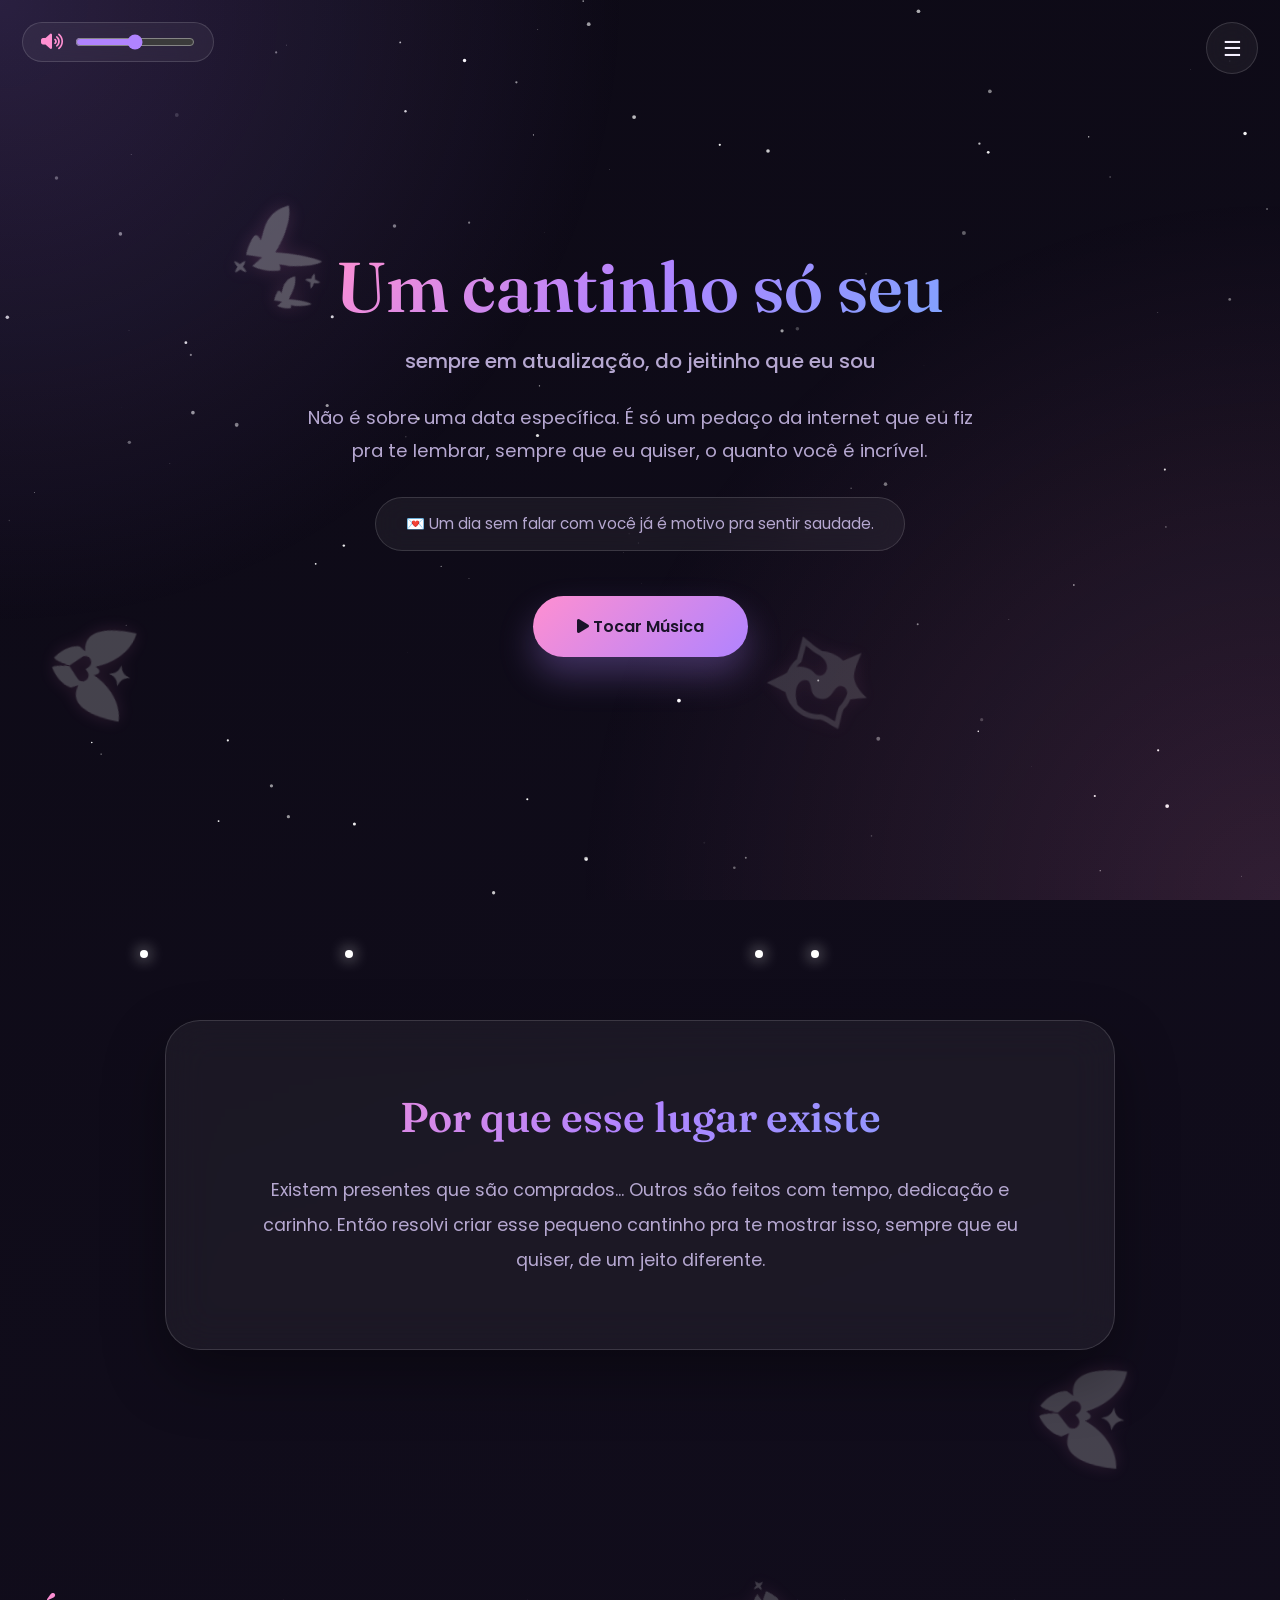
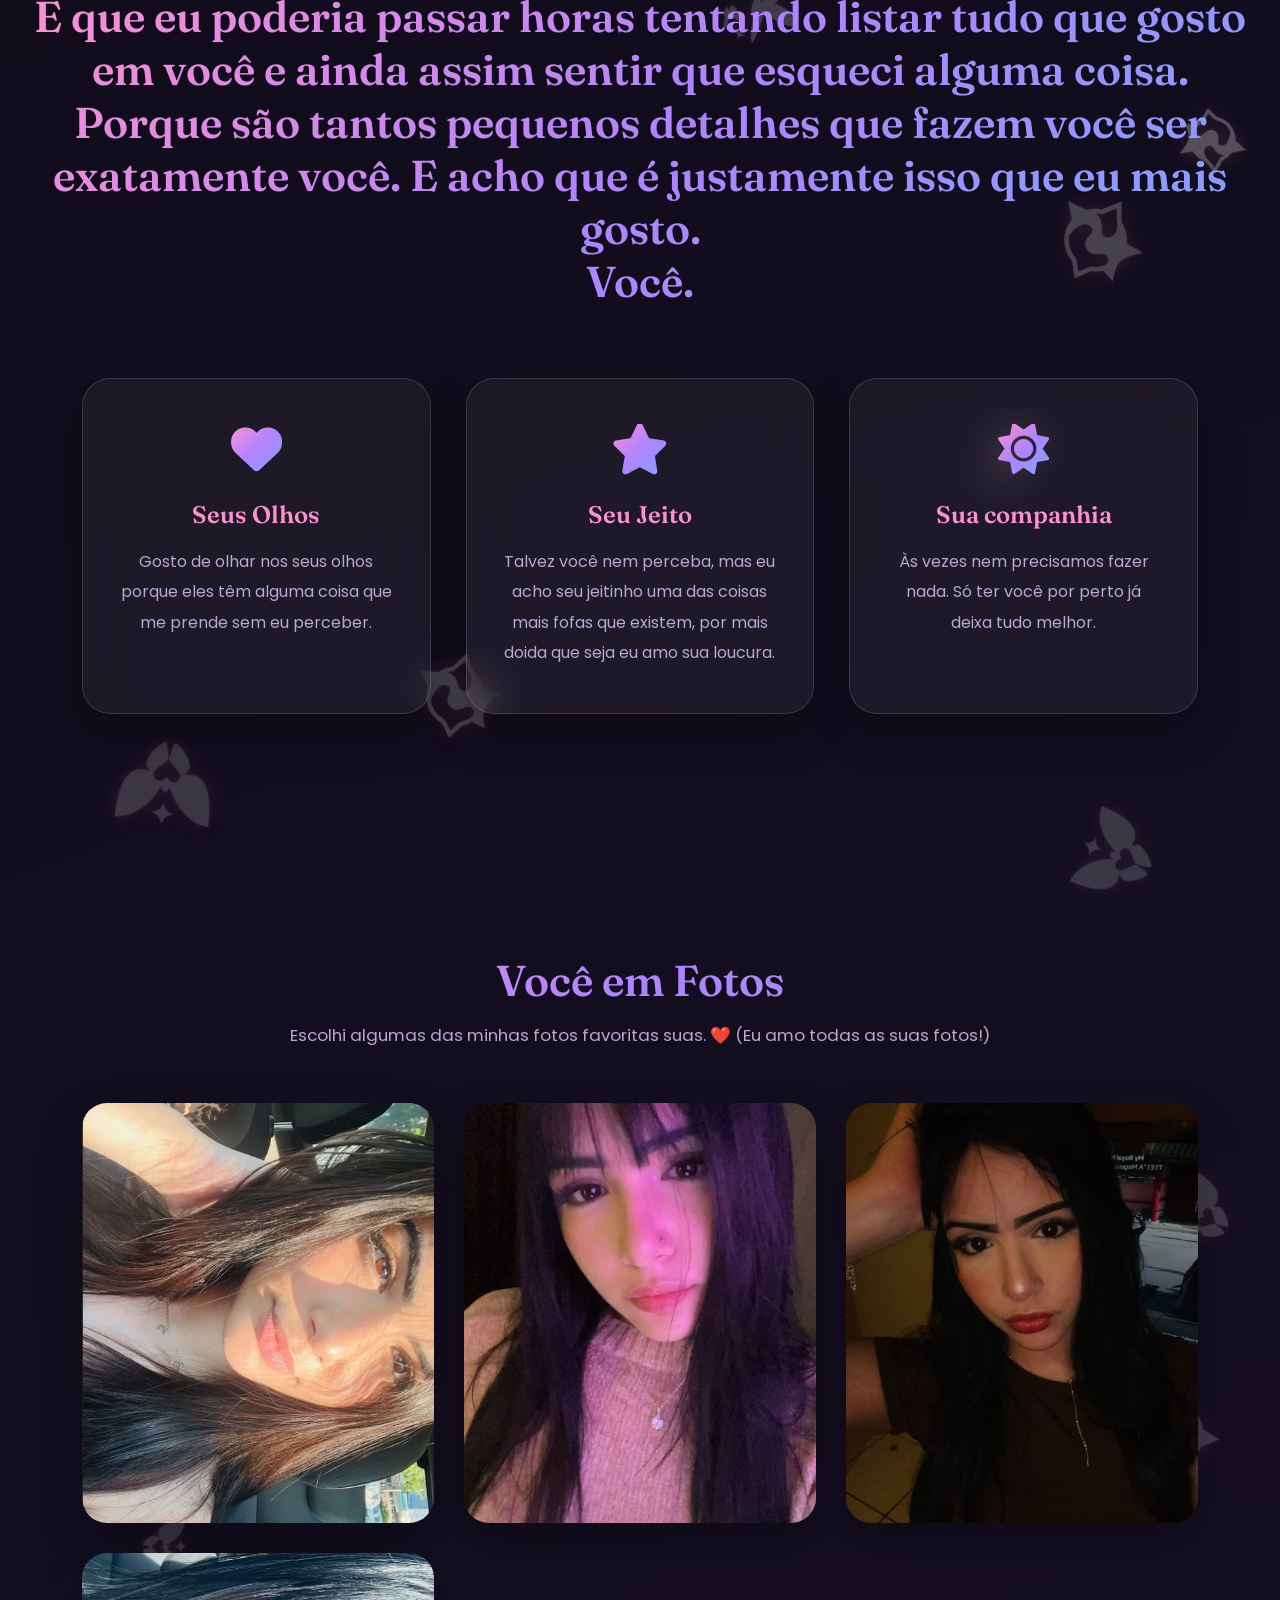
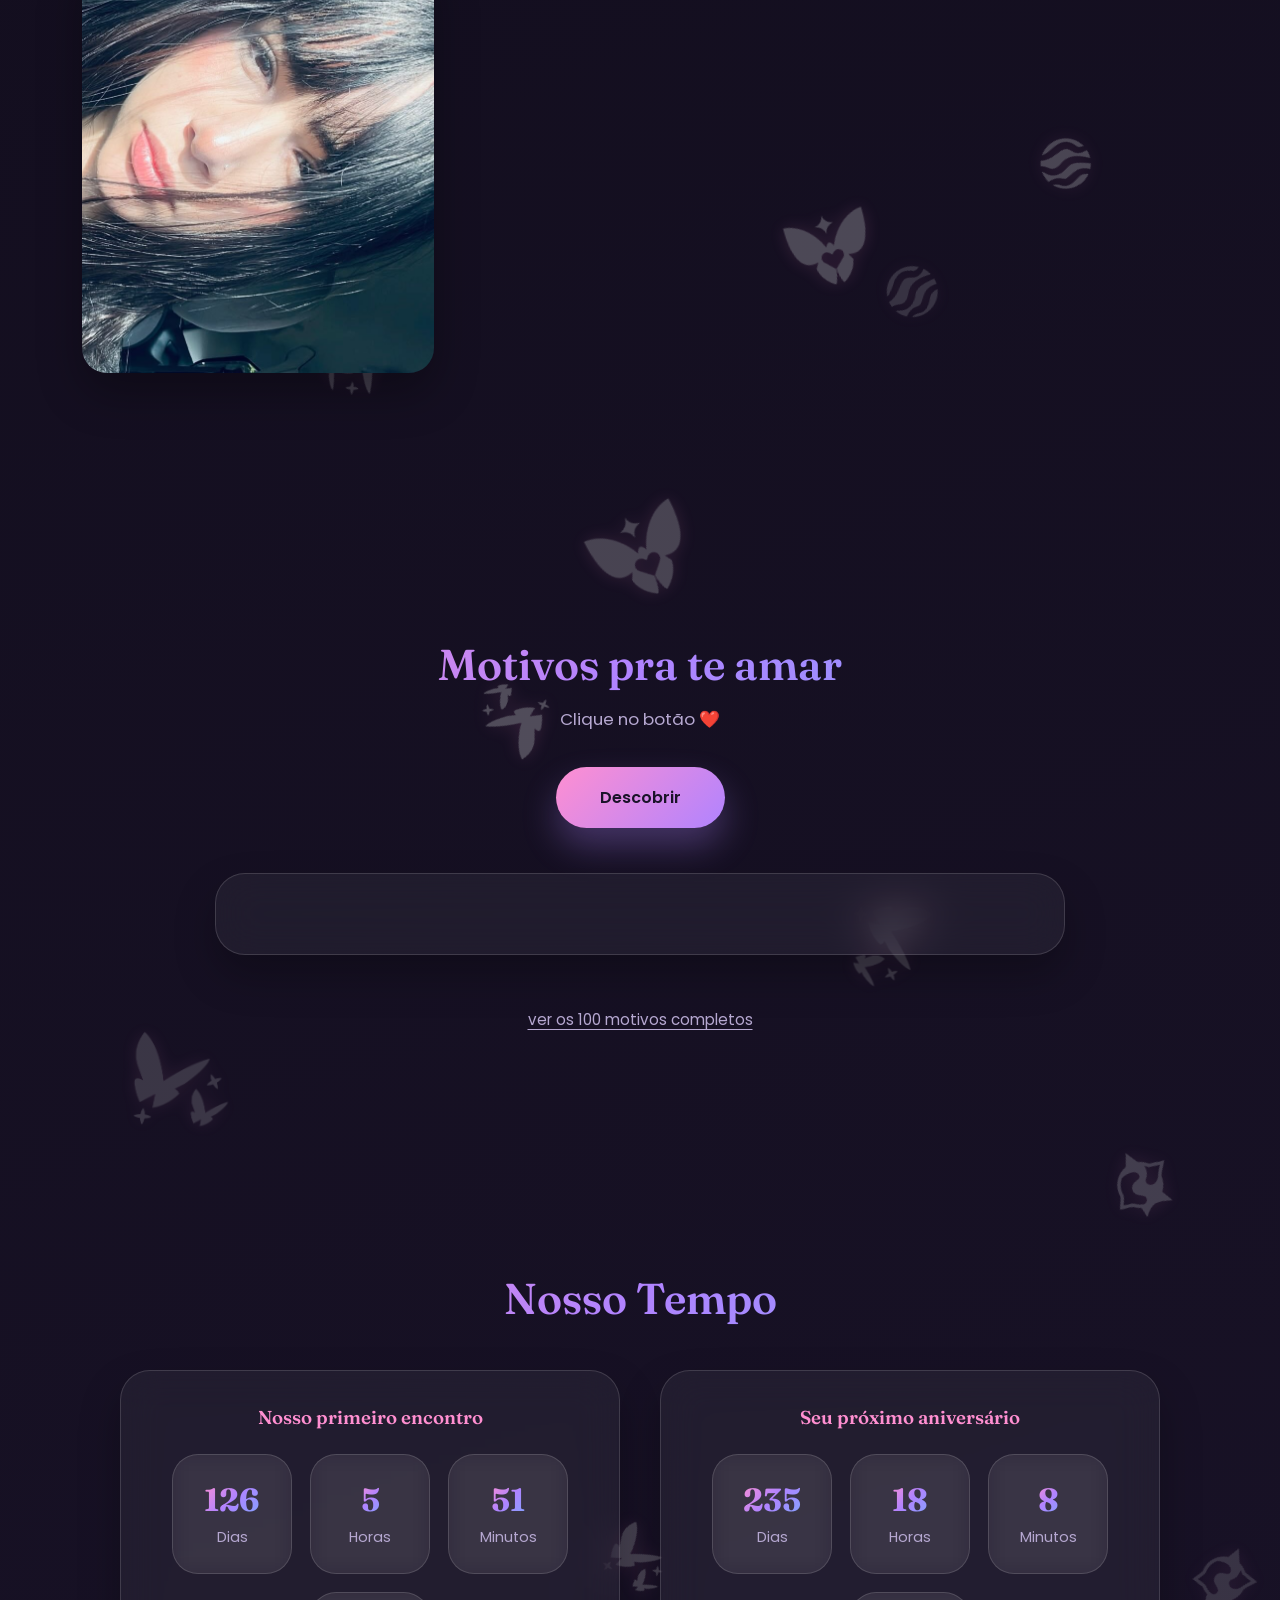
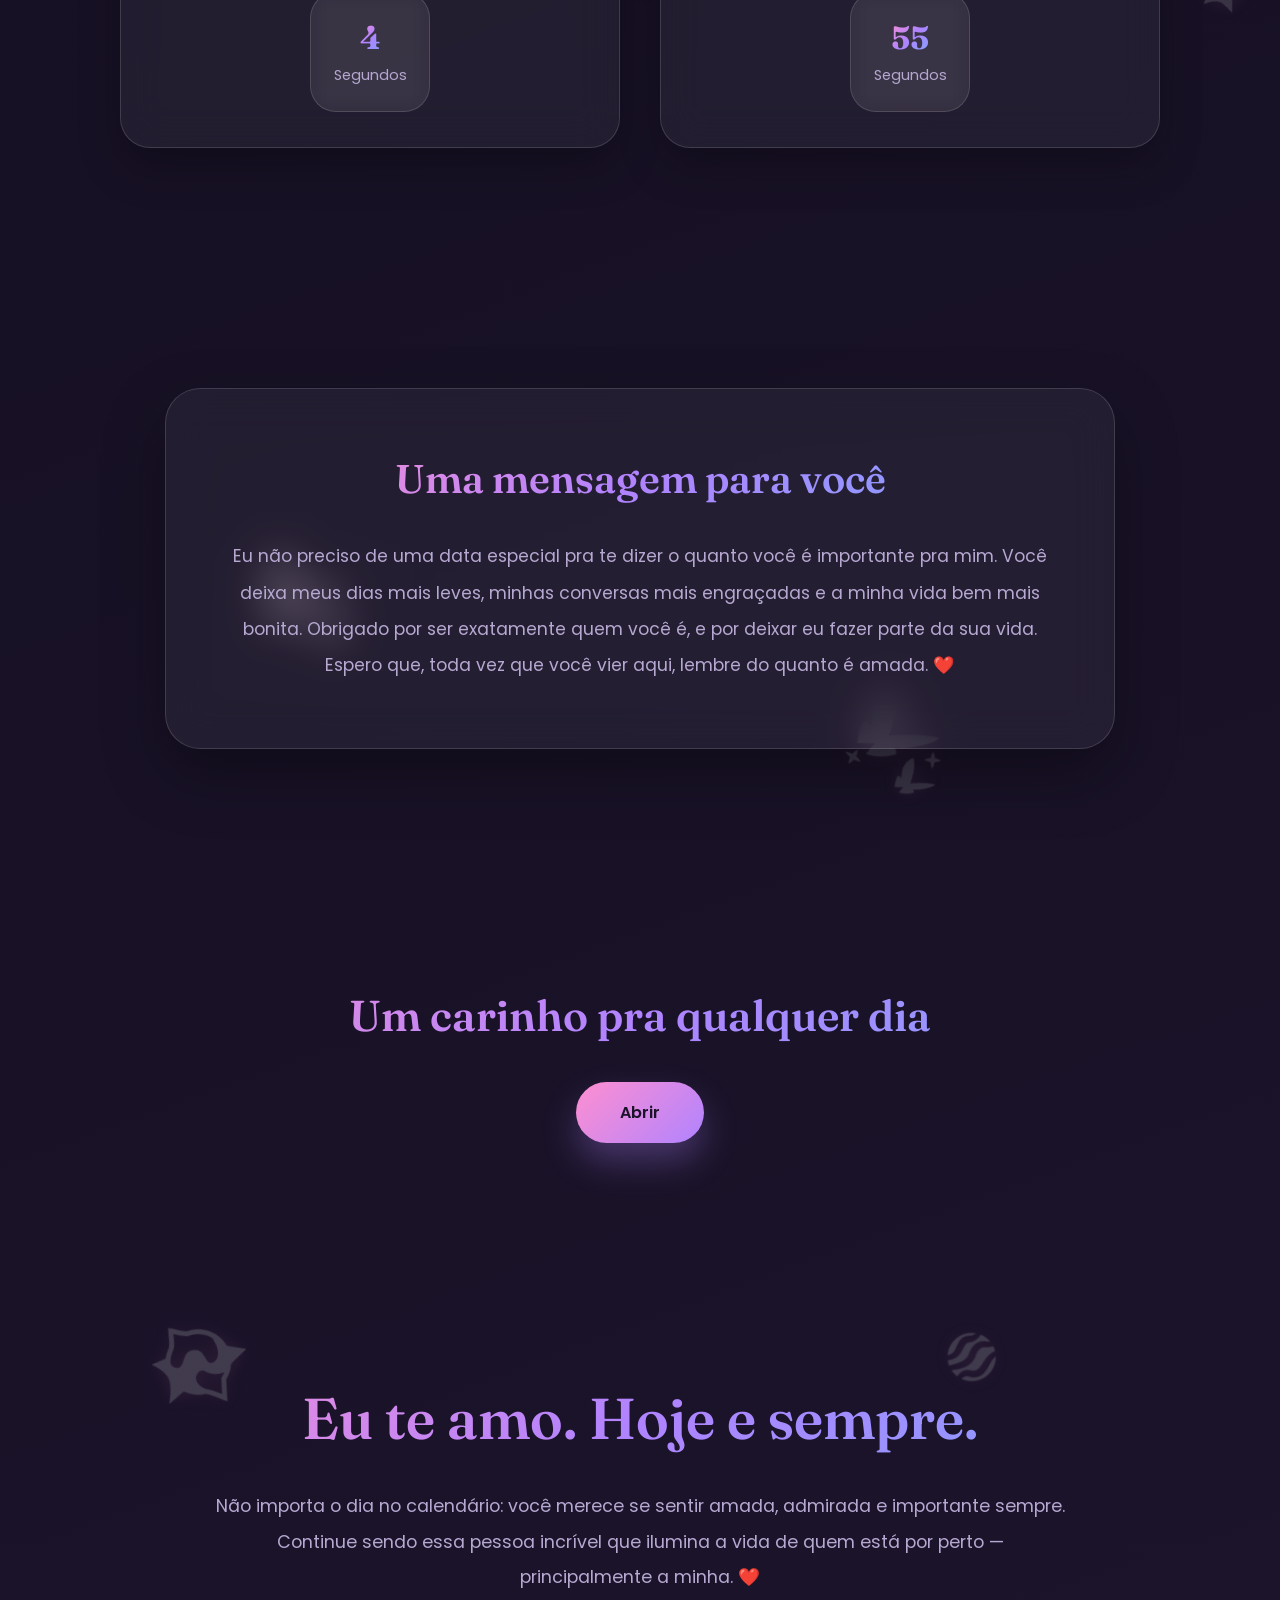
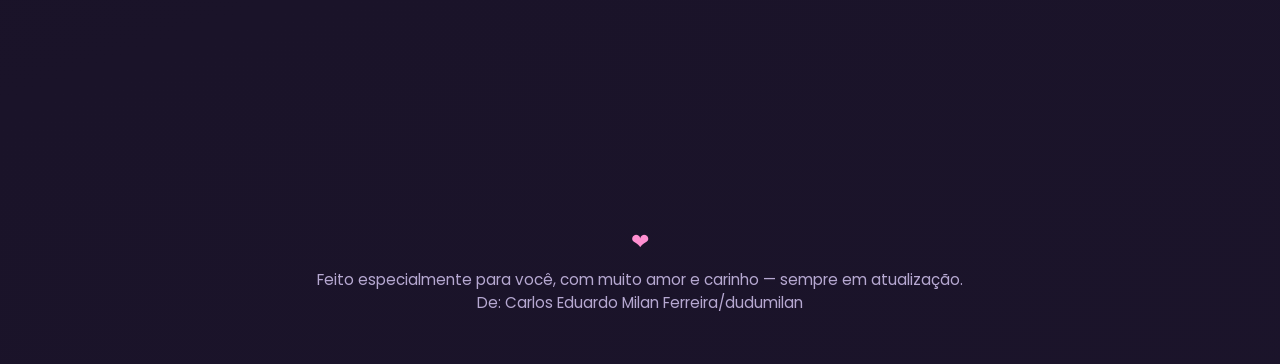
<file: index.html>
<!DOCTYPE html>
<html lang="pt-BR">

<head>
    <meta charset="UTF-8">
    <meta name="viewport" content="width=device-width, initial-scale=1.0">

    <title>para você</title>

    <link rel="stylesheet" href="style.css">

    <link rel="preconnect" href="https://fonts.googleapis.com">
    <link href="https://fonts.googleapis.com/css2?family=Poppins:wght@300;400;500;600;700&family=Fraunces:ital,wght@0,500;0,600;0,700;1,500&display=swap"
        rel="stylesheet">

    <link rel="stylesheet"
        href="https://cdnjs.cloudflare.com/ajax/libs/font-awesome/6.7.1/css/all.min.css">
</head>

<body>

    <canvas id="stars"></canvas>
    <div id="backgroundDecor" class="background-decor"></div>

    <audio id="music" loop preload="none">
        <source src="music.mp3" type="audio/mp3">
    </audio>

    <div class="site-nav">
        <button id="navToggle" class="nav-toggle" aria-label="Abrir menu">☰</button>
        <div class="nav-menu" id="navMenu">
            <a href="index.html">Início</a>
            <a href="motivos.html">100 Motivos</a>
            <a href="galeria.html">Galeria</a>
            <a href="aniversario.html">Aniversário</a>
        </div>
    </div>

    <div class="music-controls">
        <i class="fa-solid fa-volume-high"></i>
        <input type="range" id="volume" min="0" max="100" value="50">
    </div>

    <header>

        <h1>Um cantinho só seu</h1>
        <h2>sempre em atualização, do jeitinho que eu sou</h2>
        <p class="subtitle">
            Não é sobre uma data específica. É só um pedaço da internet que eu
            fiz pra te lembrar, sempre que eu quiser, o quanto você é incrível.
        </p>

        <div class="frase-dia">
            💌 <span id="fraseDoDia"></span>
        </div>

        <button id="playMusic" class="btn">
            <i class="fa-solid fa-play"></i>
            Tocar Música
        </button>

    </header>

    <section class="hero">

        <div class="glass">

            <h2>Por que esse lugar existe</h2>

            <p>
                Existem presentes que são comprados...

                Outros são feitos com tempo, dedicação e carinho.

                Então resolvi criar esse pequeno cantinho pra te mostrar isso,
                sempre que eu quiser, de um jeito diferente.
            </p>

        </div>

    </section>

    <section class="about">

        <h2>É que eu poderia passar horas tentando listar tudo que gosto em você e ainda assim sentir que esqueci alguma coisa. 
            Porque são tantos pequenos detalhes que fazem você ser exatamente você. E acho que é justamente isso que eu mais gosto.
        <br>
             Você.
        </h2>

        <div class="cards">

            <div class="card">

                <i class="fa-solid fa-heart"></i>

                <h3>Seus Olhos</h3>

                <p>
                    Gosto de olhar nos seus olhos porque eles têm alguma coisa que me prende sem eu perceber.
                </p>

            </div>

            <div class="card">

                <i class="fa-solid fa-star"></i>

                <h3>Seu Jeito</h3>

                <p>
                    Talvez você nem perceba, mas eu acho seu jeitinho uma das coisas mais fofas que existem, por mais doida que seja eu amo sua loucura.
                </p>

            </div>

            <div class="card">

                <i class="fa-solid fa-sun"></i>

                <h3>Sua companhia</h3>

                <p>
                    Às vezes nem precisamos fazer nada. Só ter você por perto já deixa tudo melhor.
                </p>

            </div>

        </div>

    </section>

    <section class="gallerySection">

        <h2>Você em Fotos</h2>

        <p class="galleryText">
            Escolhi algumas das minhas fotos favoritas suas. ❤️
            (Eu amo todas as suas fotos!)
        </p>

        <div class="gallery">

            <img src="foto1.jpg" alt="Foto 1" loading="lazy">

            <img src="foto2.jpg" alt="Foto 2" loading="lazy">

            <img src="foto3.jpg" alt="Foto 3" loading="lazy">

            <img src="foto5.jpg" alt="Foto 5" class="foto5">

        </div>

        <br>

    </section>

    <section class="motivos">

        <h2>Motivos pra te amar</h2>

        <p>
            Clique no botão ❤️
        </p>

        <button id="motivoBtn" class="btn">

            Descobrir

        </button>

        <div id="motivo"></div>

        <br>

        <a href="motivos.html" class="link-secundario">ver os 100 motivos completos</a>

    </section>

    <section class="countdown">

        <h2>Nosso Tempo</h2>

        <div class="timers">

            <div class="timer-card">

                <h3>Nosso primeiro encontro</h3>

                <div id="timerJuntos" class="timer-display"></div>

            </div>

            <div class="timer-card">

                <h3>Seu próximo aniversário</h3>

                <div id="timerProximoAniversario" class="timer-display"></div>

            </div>

        </div>

    </section>

    <section class="letter">

        <div class="envelope">

            <h2>Uma mensagem para você</h2>

            <p>

                Eu não preciso de uma data especial pra te dizer o quanto você
                é importante pra mim.

                Você deixa meus dias mais leves, minhas conversas mais
                engraçadas e a minha vida bem mais bonita.

                Obrigado por ser exatamente quem você é, e por deixar eu fazer
                parte da sua vida.

                Espero que, toda vez que você vier aqui, lembre do quanto é
                amada.

                ❤️

            </p>

        </div>

    </section>

    <section class="giftSection">

        <h2>Um carinho pra qualquer dia</h2>

        <button id="giftButton" class="btn">

            Abrir

        </button>

        <div id="giftMessage"></div>

    </section>

    <section class="final">

        <h1>Eu te amo. Hoje e sempre.</h1>

        <p>

            Não importa o dia no calendário: você merece se sentir amada,
            admirada e importante sempre.
            Continue sendo essa pessoa incrível que ilumina a vida de quem
            está por perto — principalmente a minha. ❤️

        </p>

    </section>

    <footer>

        Feito especialmente para você, com muito amor e carinho — sempre em
        atualização.
        <br>
        De: Carlos Eduardo Milan Ferreira/dudumilan

    </footer>

    <script src="common.js"></script>
    <script src="home.js"></script>

</body>

</html>
</file>
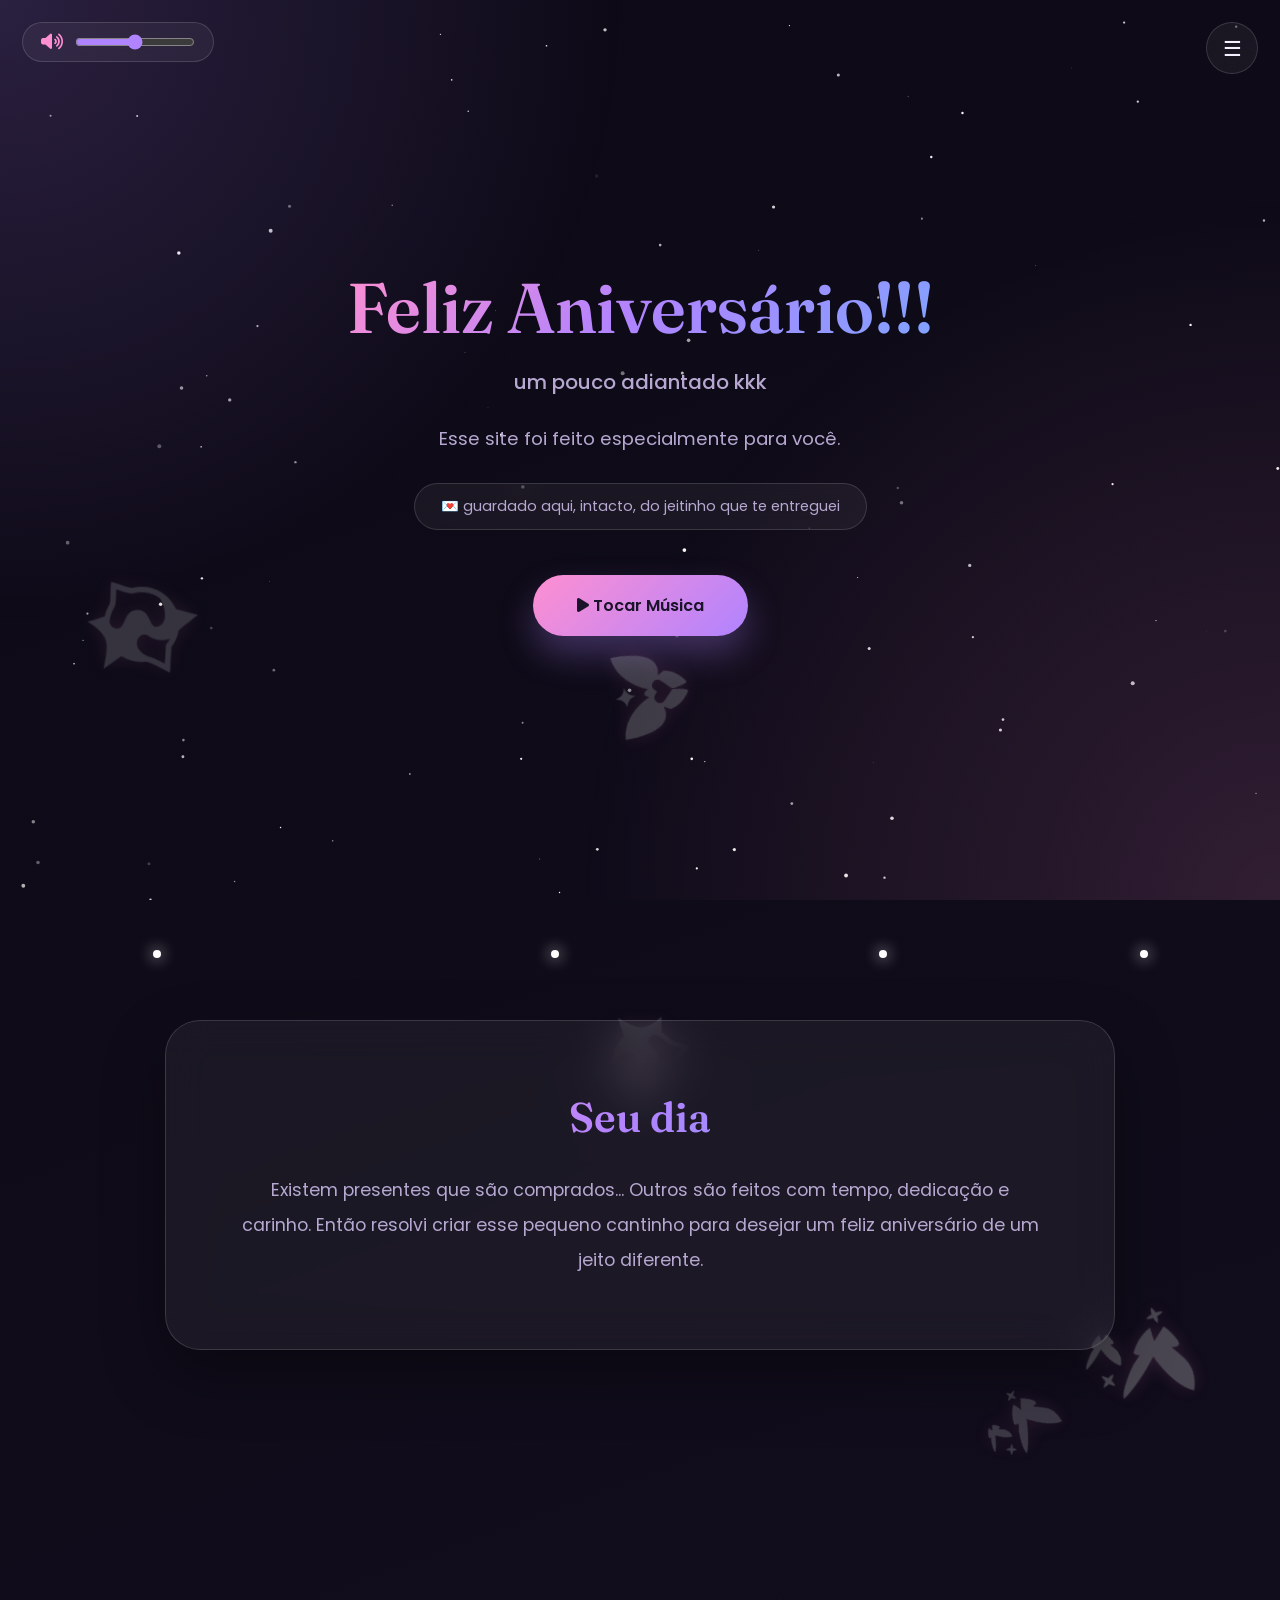
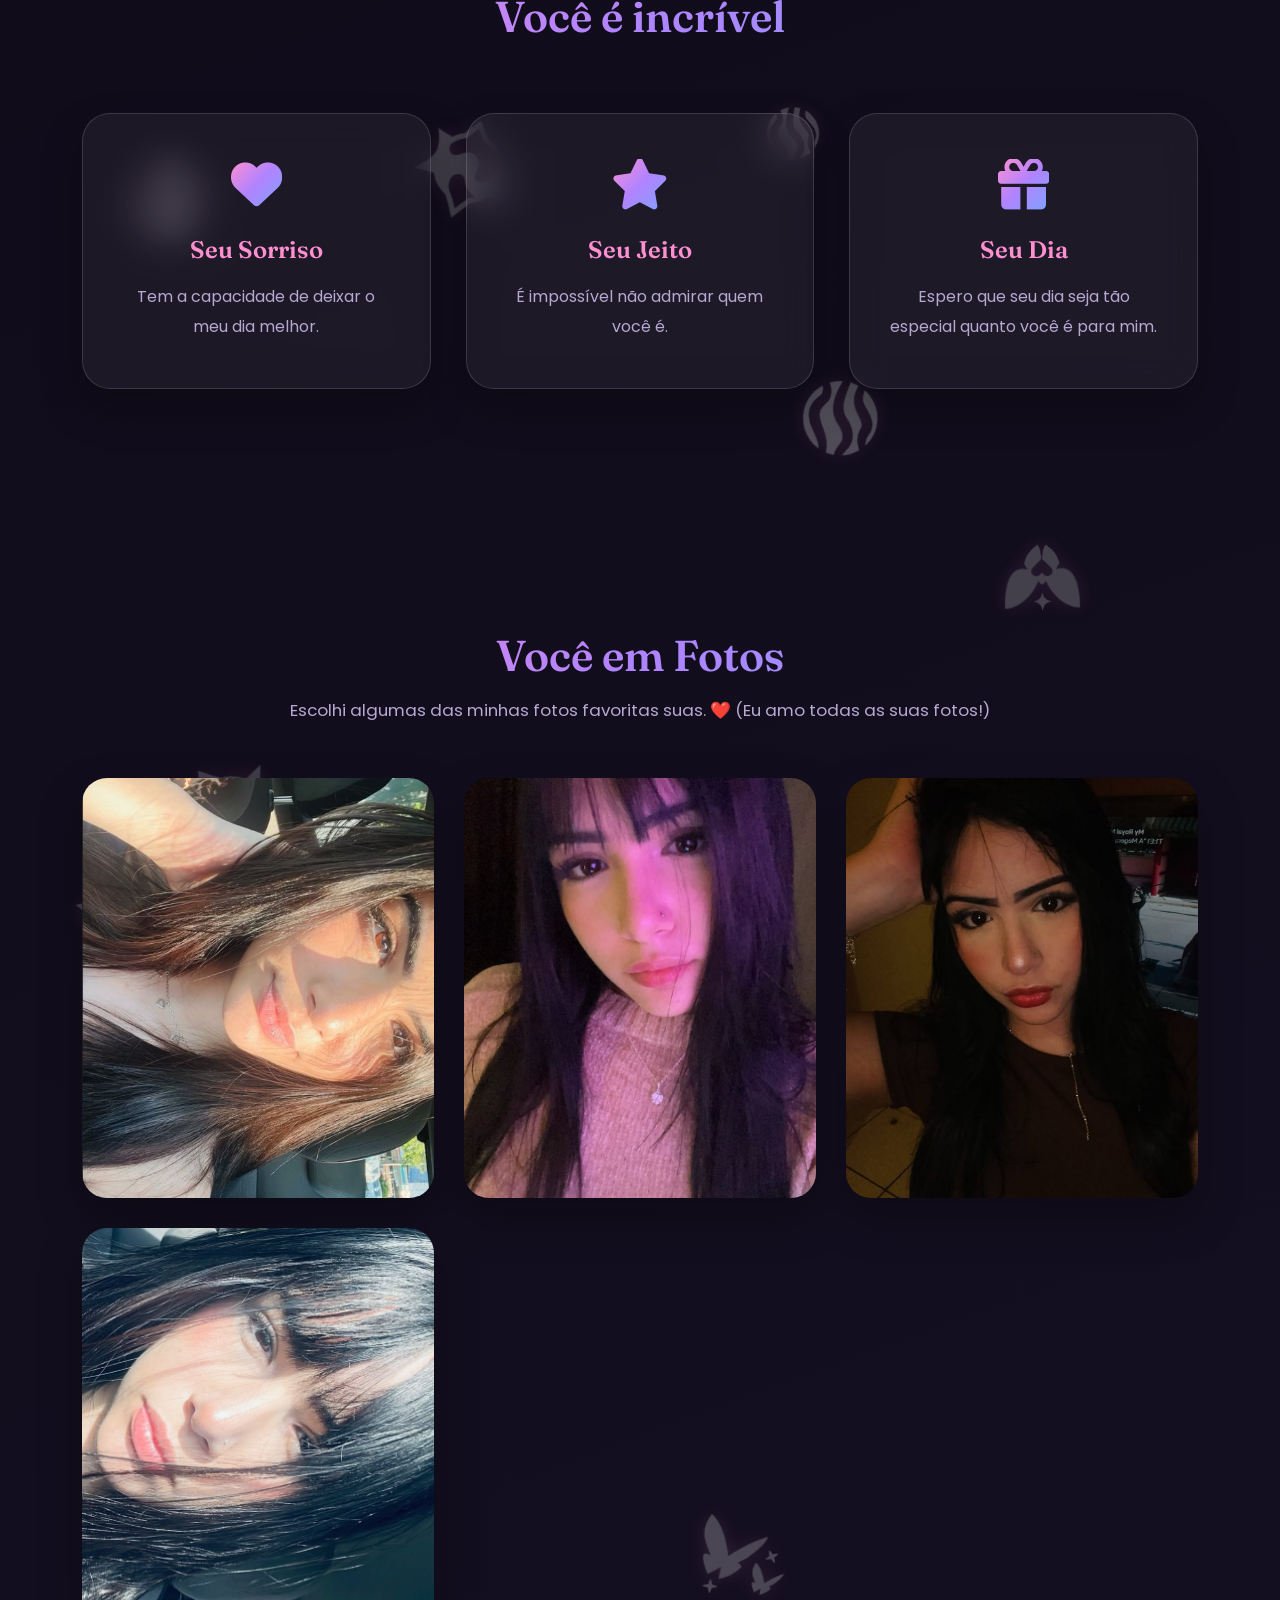
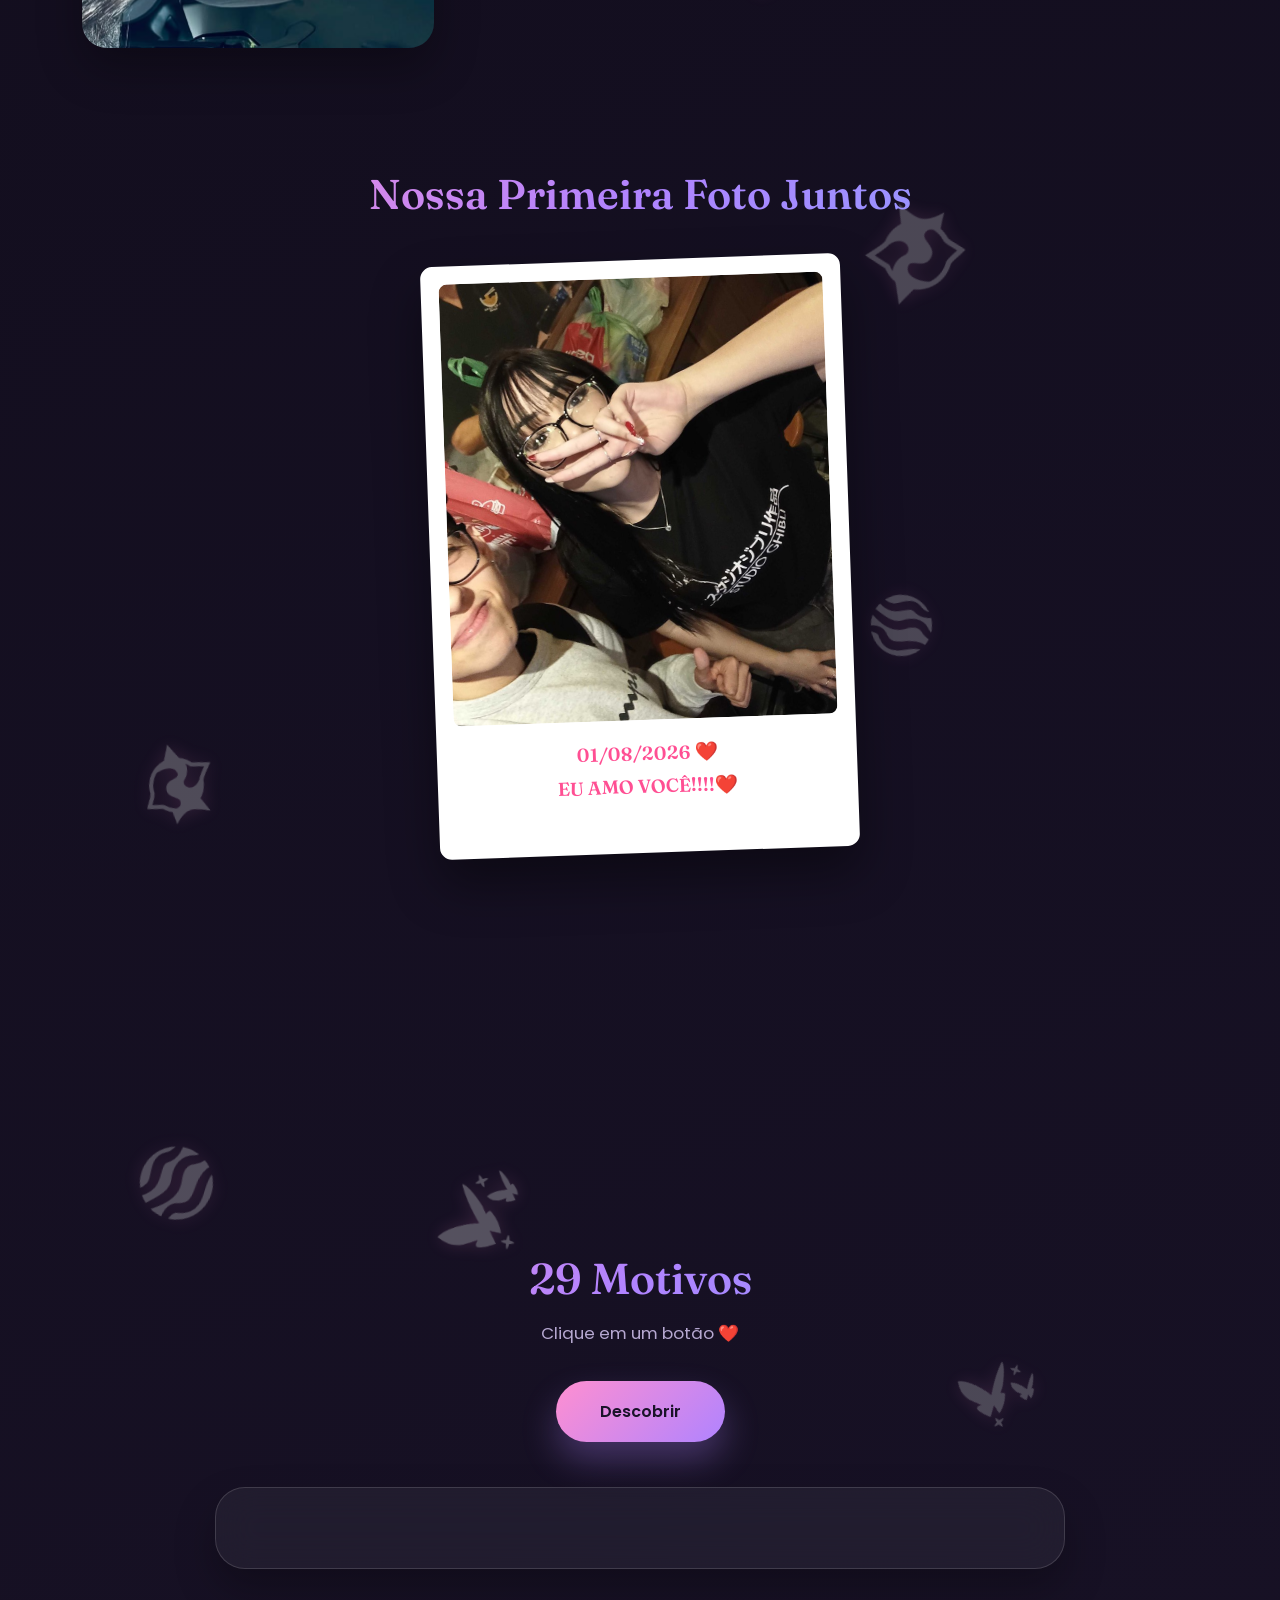
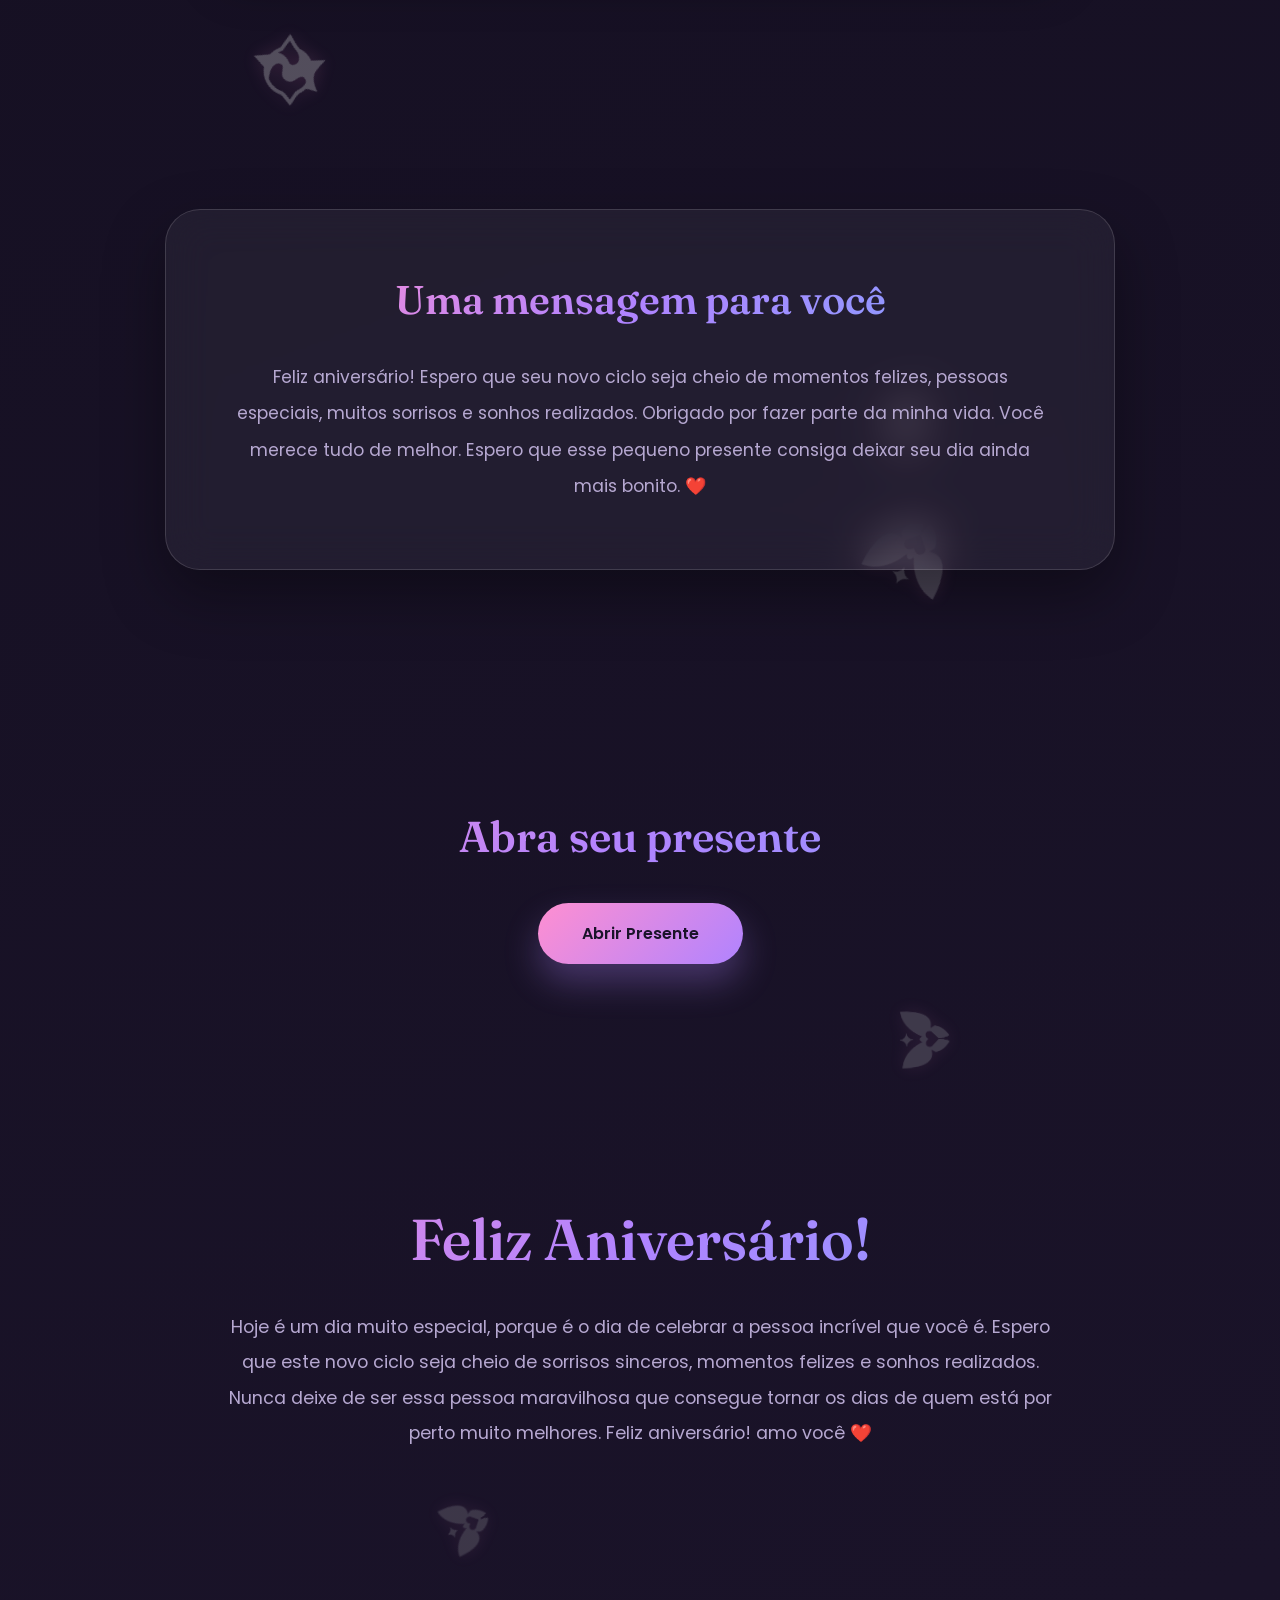
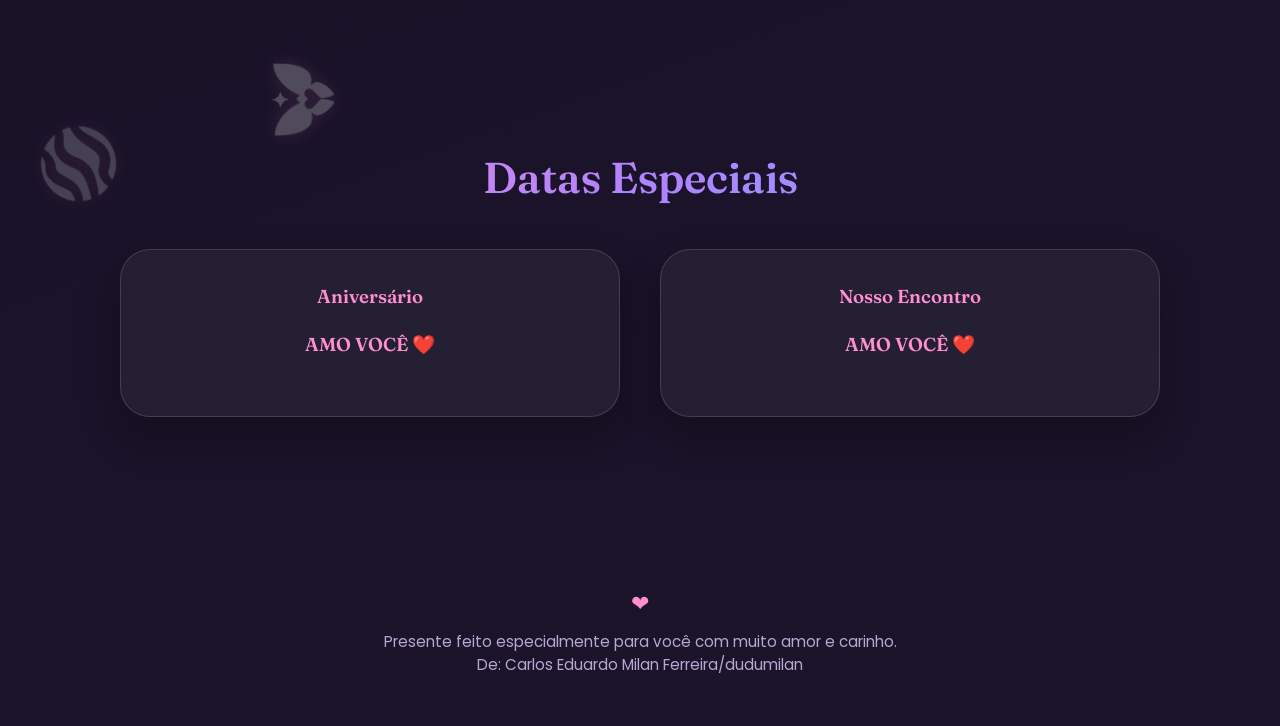
<file: aniversario.html>
<!DOCTYPE html>
<html lang="pt-BR">

<head>
    <meta charset="UTF-8">
    <meta name="viewport" content="width=device-width, initial-scale=1.0">

    <title>Aniversário</title>

    <link rel="stylesheet" href="style.css">

    <link rel="preconnect" href="https://fonts.googleapis.com">
    <link href="https://fonts.googleapis.com/css2?family=Poppins:wght@300;400;500;600;700&family=Fraunces:ital,wght@0,500;0,600;0,700;1,500&display=swap"
        rel="stylesheet">

    <link rel="stylesheet"
        href="https://cdnjs.cloudflare.com/ajax/libs/font-awesome/6.7.1/css/all.min.css">
</head>

<body>

    <canvas id="stars"></canvas>
    <div id="backgroundDecor" class="background-decor"></div>

    <audio id="music" loop preload="none">
        <source src="music.mp3" type="audio/mp3">
    </audio>

    <div class="site-nav">
        <button id="navToggle" class="nav-toggle" aria-label="Abrir menu">☰</button>
        <div class="nav-menu" id="navMenu">
            <a href="index.html">Início</a>
            <a href="motivos.html">100 Motivos</a>
            <a href="galeria.html">Galeria</a>
            <a href="aniversario.html">Aniversário</a>
        </div>
    </div>

    <div class="music-controls">
        <i class="fa-solid fa-volume-high"></i>
        <input type="range" id="volume" min="0" max="100" value="50">
    </div>

    <header>

        <h1>Feliz Aniversário!!!</h1>
        <h2>um pouco adiantado kkk</h2>
        <p class="subtitle">
            Esse site foi feito especialmente para você.
        </p>

        <span class="memory-badge">💌 guardado aqui, intacto, do jeitinho que te entreguei</span>

        <button id="playMusic" class="btn">
            <i class="fa-solid fa-play"></i>
            Tocar Música
        </button>

    </header>

    <section class="hero">

        <div class="glass">

            <h2>Seu dia </h2>

            <p>

                Existem presentes que são comprados...

                Outros são feitos com tempo, dedicação e carinho.

                Então resolvi criar esse pequeno cantinho para desejar um feliz
                aniversário de um jeito diferente.

            </p>

        </div>

    </section>

    <section class="about">

        <h2>Você é incrível</h2>

        <div class="cards">

            <div class="card">

                <i class="fa-solid fa-heart"></i>

                <h3>Seu Sorriso</h3>

                <p>
                    Tem a capacidade de deixar o meu dia melhor.
                </p>

            </div>

            <div class="card">

                <i class="fa-solid fa-star"></i>

                <h3>Seu Jeito</h3>

                <p>
                    É impossível não admirar quem você é.
                </p>

            </div>

            <div class="card">

                <i class="fa-solid fa-gift"></i>

                <h3>Seu Dia</h3>

                <p>

                    Espero que seu dia seja tão especial quanto você é para mim.

                </p>

            </div>

        </div>

    </section>

    <section class="gallerySection">

        <h2> Você em Fotos </h2>

        <p class="galleryText">
            Escolhi algumas das minhas fotos favoritas suas. ❤️
            (Eu amo todas as suas fotos!)
        </p>

        <div class="gallery">

            <img src="foto1.jpg" alt="Foto 1" loading="lazy">

            <img src="foto2.jpg" alt="Foto 2" loading="lazy">

            <img src="foto3.jpg" alt="Foto 3" loading="lazy">

           

            <img src="foto5.jpg" alt="Foto 5" class="foto5">

        </div>

        <section class="future-gallery">

            <h2>Nossa Primeira Foto Juntos</h2>

            <div class="polaroid">

                <div class="photo-placeholder">

                    <img src="foto4.jpg" alt="Foto 1" loading="lazy">

                </div>

                <div class="caption">

                    <h3>01/08/2026 ❤️</h3>
                    <h3>EU AMO VOCÊ!!!!❤️</h3>

                </div>

            </div>

        </section>

    </section>

    <section class="motivos">

        <h2> 29 Motivos</h2>

        <p>
            Clique em um botão ❤️
        </p>

        <button id="motivoBtn" class="btn">

            Descobrir

        </button>

        <div id="motivo"></div>

    </section>

    <section class="letter">

        <div class="envelope">

            <h2>Uma mensagem para você</h2>

            <p>

                Feliz aniversário!

                Espero que seu novo ciclo seja cheio de momentos felizes,
                pessoas especiais, muitos sorrisos e sonhos realizados.

                Obrigado por fazer parte da minha vida.

                Você merece tudo de melhor.

                Espero que esse pequeno presente consiga deixar seu dia ainda
                mais bonito.

                ❤️

            </p>

        </div>

    </section>

    <section class="giftSection">

        <h2>Abra seu presente</h2>

        <button id="giftButton" class="btn">

            Abrir Presente

        </button>

        <div id="giftMessage"></div>

    </section>

    <section class="final">

        <h1>Feliz Aniversário!</h1>

        <p>

            Hoje é um dia muito especial, porque é o dia de celebrar a pessoa
            incrível que você é.
            Espero que este novo ciclo seja cheio de sorrisos sinceros,
            momentos felizes e sonhos realizados.
            Nunca deixe de ser essa pessoa maravilhosa que consegue tornar os
            dias de quem está por perto muito melhores. Feliz aniversário! amo
            você ❤️

        </p>

    </section>

    <section class="countdown">

        <h2>Datas Especiais</h2>

        <div class="timers">

            <div class="timer-card">

                <h3>Aniversário</h3>

                <div id="timerBirthday" class="timer-display"></div>

            </div>

            <div class="timer-card">

                <h3>Nosso Encontro</h3>

                <div id="timerMeet" class="timer-display"></div>

            </div>

        </div>

    </section>

    <footer>

        Presente feito especialmente para você com muito amor e carinho.
        <br>
        De: Carlos Eduardo Milan Ferreira/dudumilan

    </footer>

    <script src="common.js"></script>
    <script src="aniversario.js"></script>

</body>

</html>
</file>
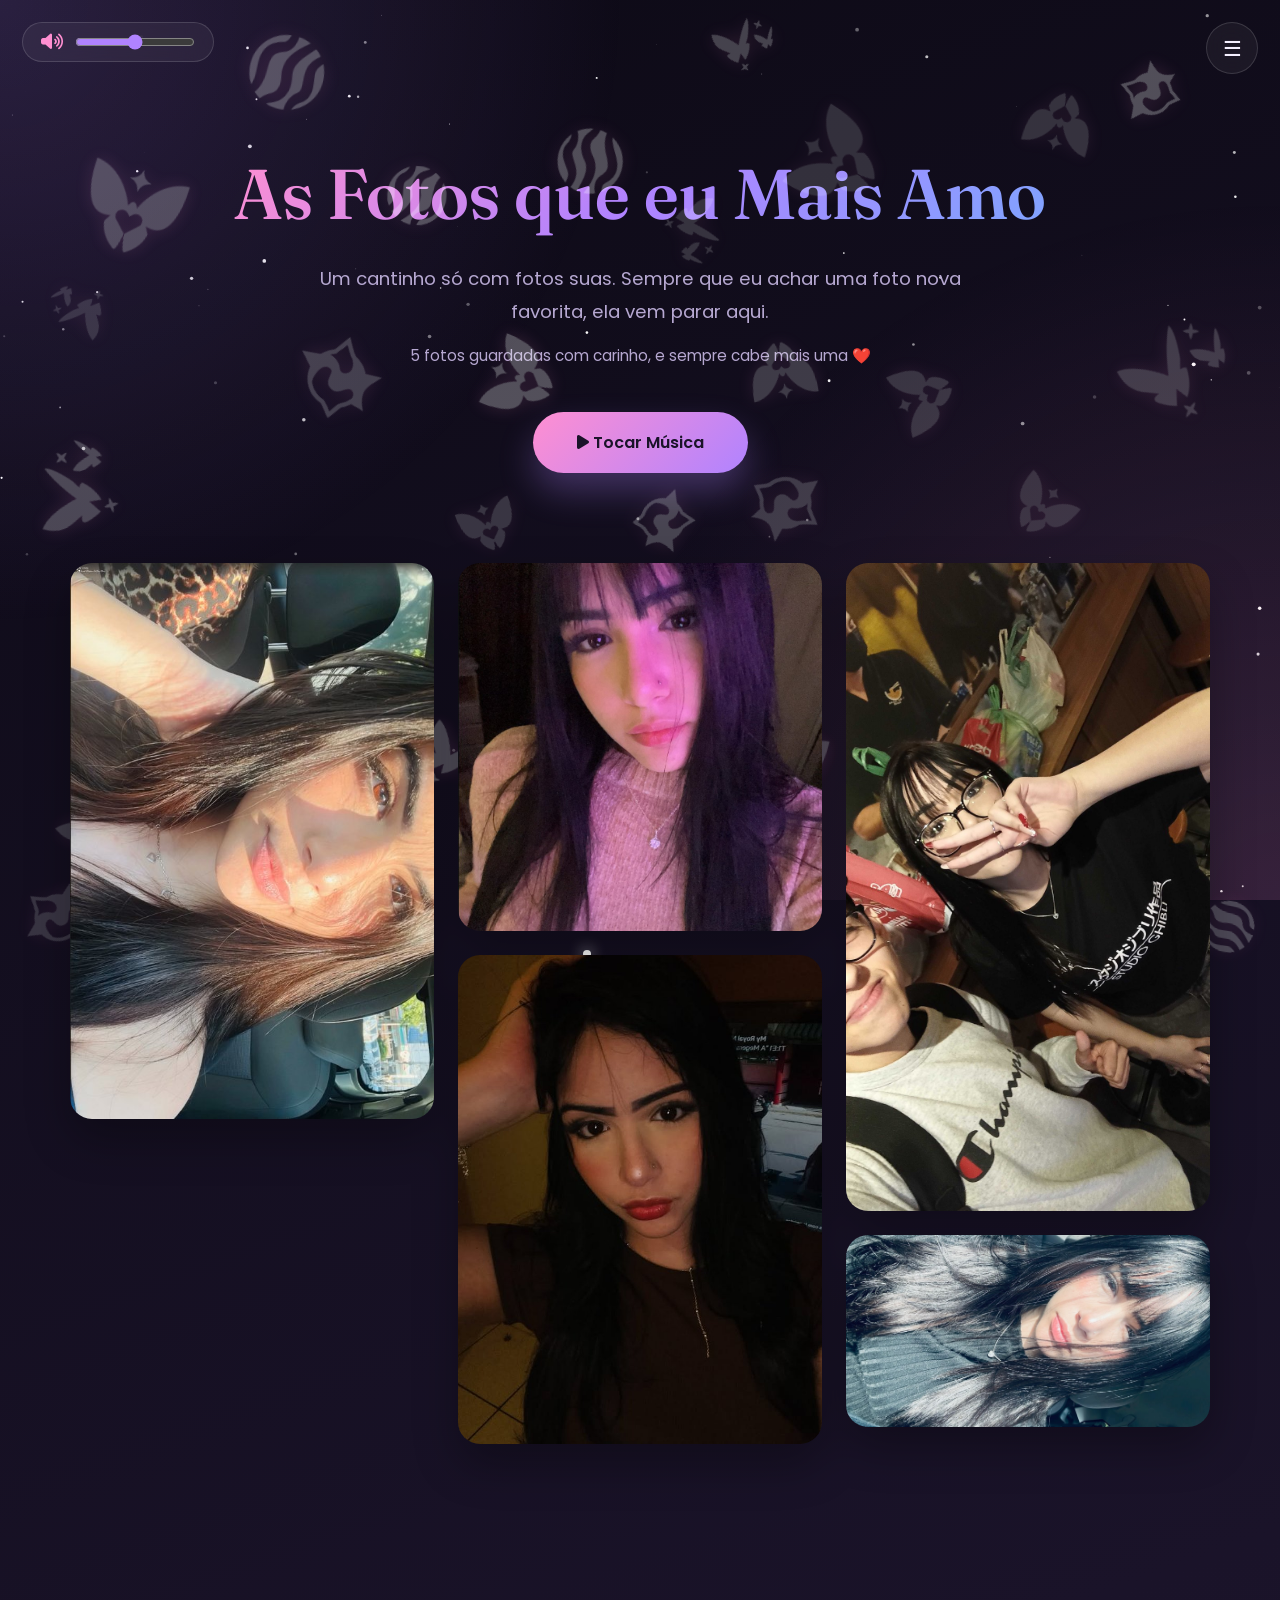
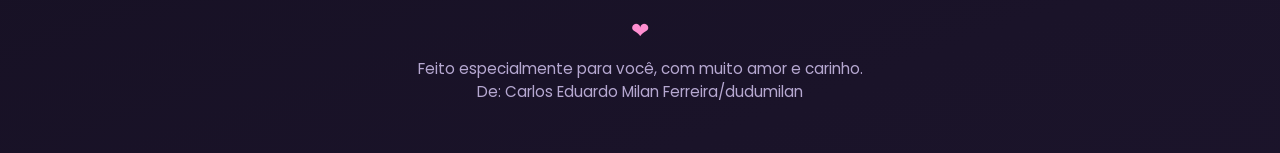
<file: galeria.html>
<!DOCTYPE html>
<html lang="pt-BR">

<head>
    <meta charset="UTF-8">
    <meta name="viewport" content="width=device-width, initial-scale=1.0">

    <title>Galeria</title>

    <link rel="stylesheet" href="style.css">

    <link rel="preconnect" href="https://fonts.googleapis.com">
    <link href="https://fonts.googleapis.com/css2?family=Poppins:wght@300;400;500;600;700&family=Fraunces:ital,wght@0,500;0,600;0,700;1,500&display=swap"
        rel="stylesheet">

    <link rel="stylesheet"
        href="https://cdnjs.cloudflare.com/ajax/libs/font-awesome/6.7.1/css/all.min.css">
</head>

<body>

    <canvas id="stars"></canvas>
    <div id="backgroundDecor" class="background-decor"></div>

    <audio id="music" loop preload="none">
        <source src="music.mp3" type="audio/mp3">
    </audio>

    <div class="site-nav">
        <button id="navToggle" class="nav-toggle" aria-label="Abrir menu">☰</button>
        <div class="nav-menu" id="navMenu">
            <a href="index.html">Início</a>
            <a href="motivos.html">100 Motivos</a>
            <a href="galeria.html">Galeria</a>
            <a href="aniversario.html">Aniversário</a>
        </div>
    </div>

    <div class="music-controls">
        <i class="fa-solid fa-volume-high"></i>
        <input type="range" id="volume" min="0" max="100" value="50">
    </div>

    <header class="header-secundario">

        <h1>As Fotos que eu Mais Amo</h1>

        <p class="subtitle">
            Um cantinho só com fotos suas. Sempre que eu achar uma foto nova
            favorita, ela vem parar aqui.
        </p>

        <p class="contador-fotos" id="contadorFotos"></p>

        <button id="playMusic" class="btn">
            <i class="fa-solid fa-play"></i>
            Tocar Música
        </button>

    </header>

    <section class="galeria-secao">

        <div class="galeria-completa" id="galeriaCompleta"></div>

    </section>

    <footer>

        Feito especialmente para você, com muito amor e carinho.
        <br>
        De: Carlos Eduardo Milan Ferreira/dudumilan

    </footer>

    <script src="common.js"></script>
    <script src="galeria.js"></script>

</body>

</html>
</file>
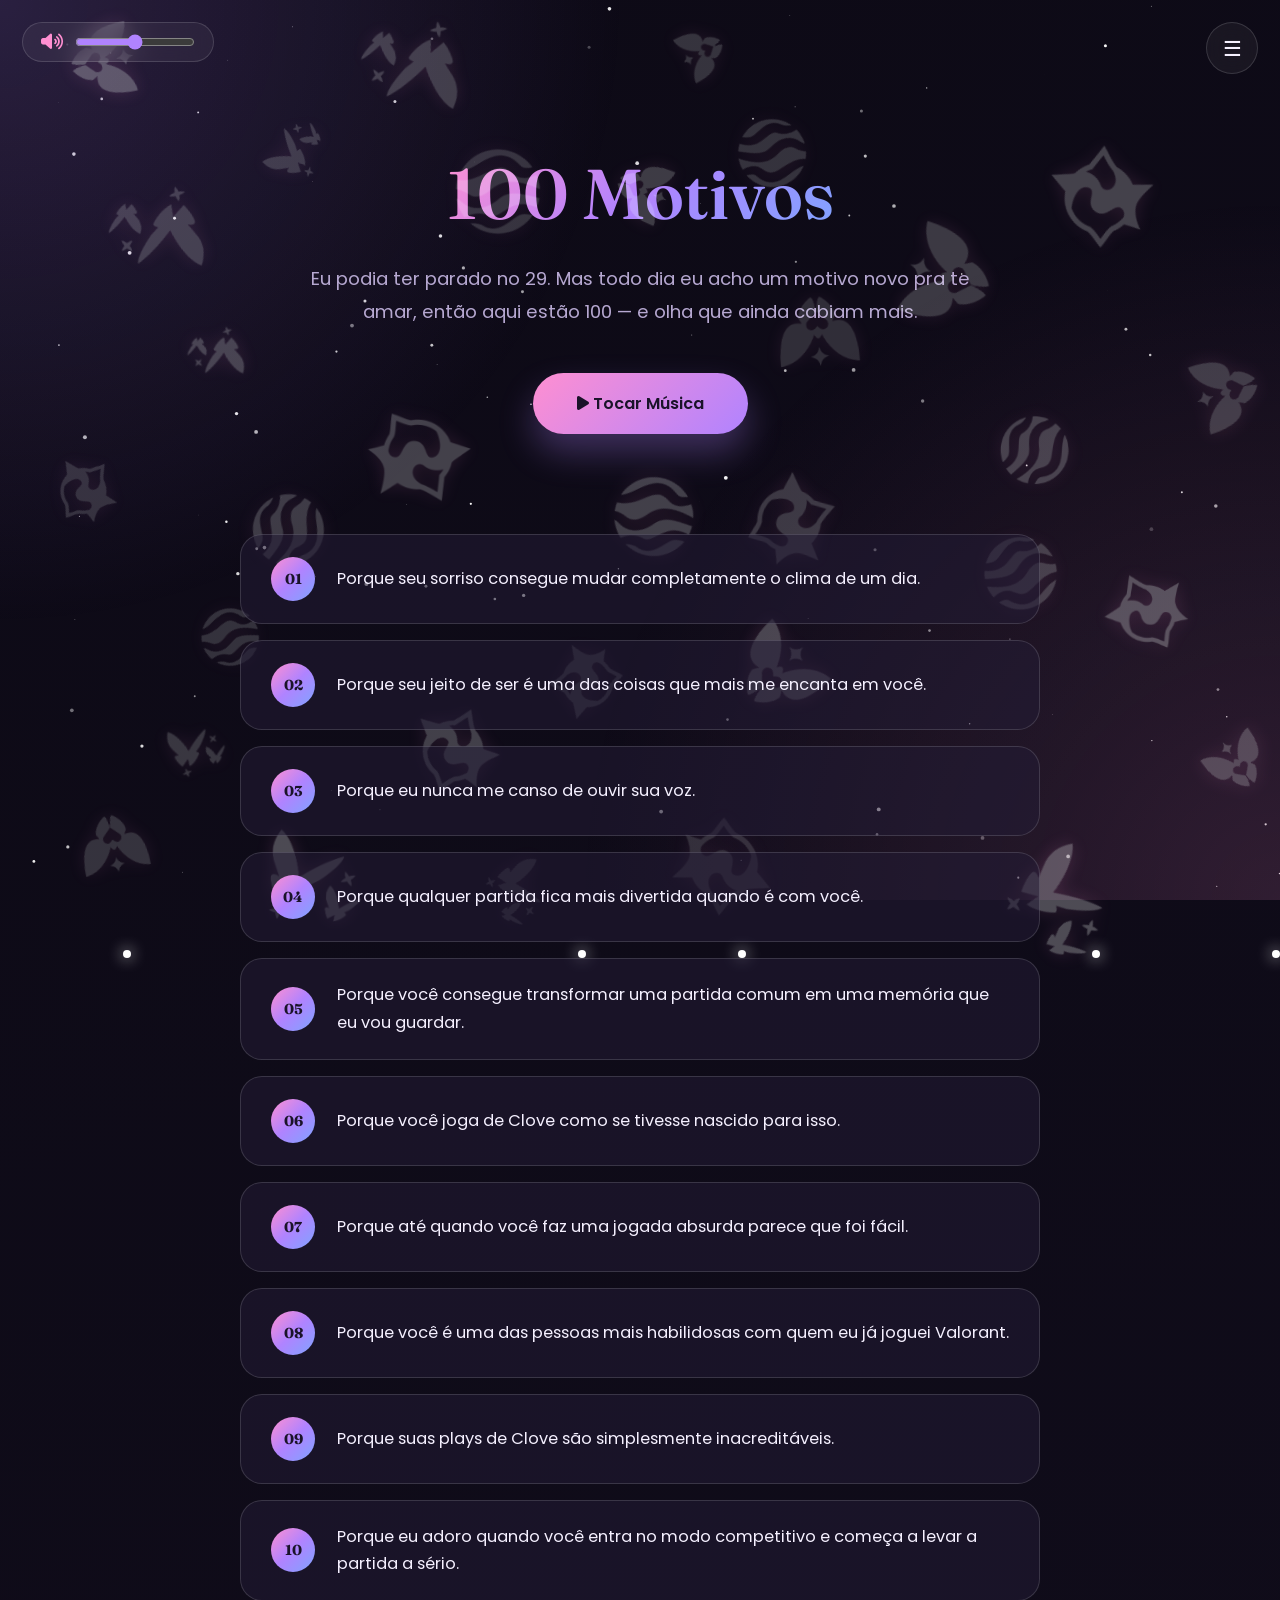
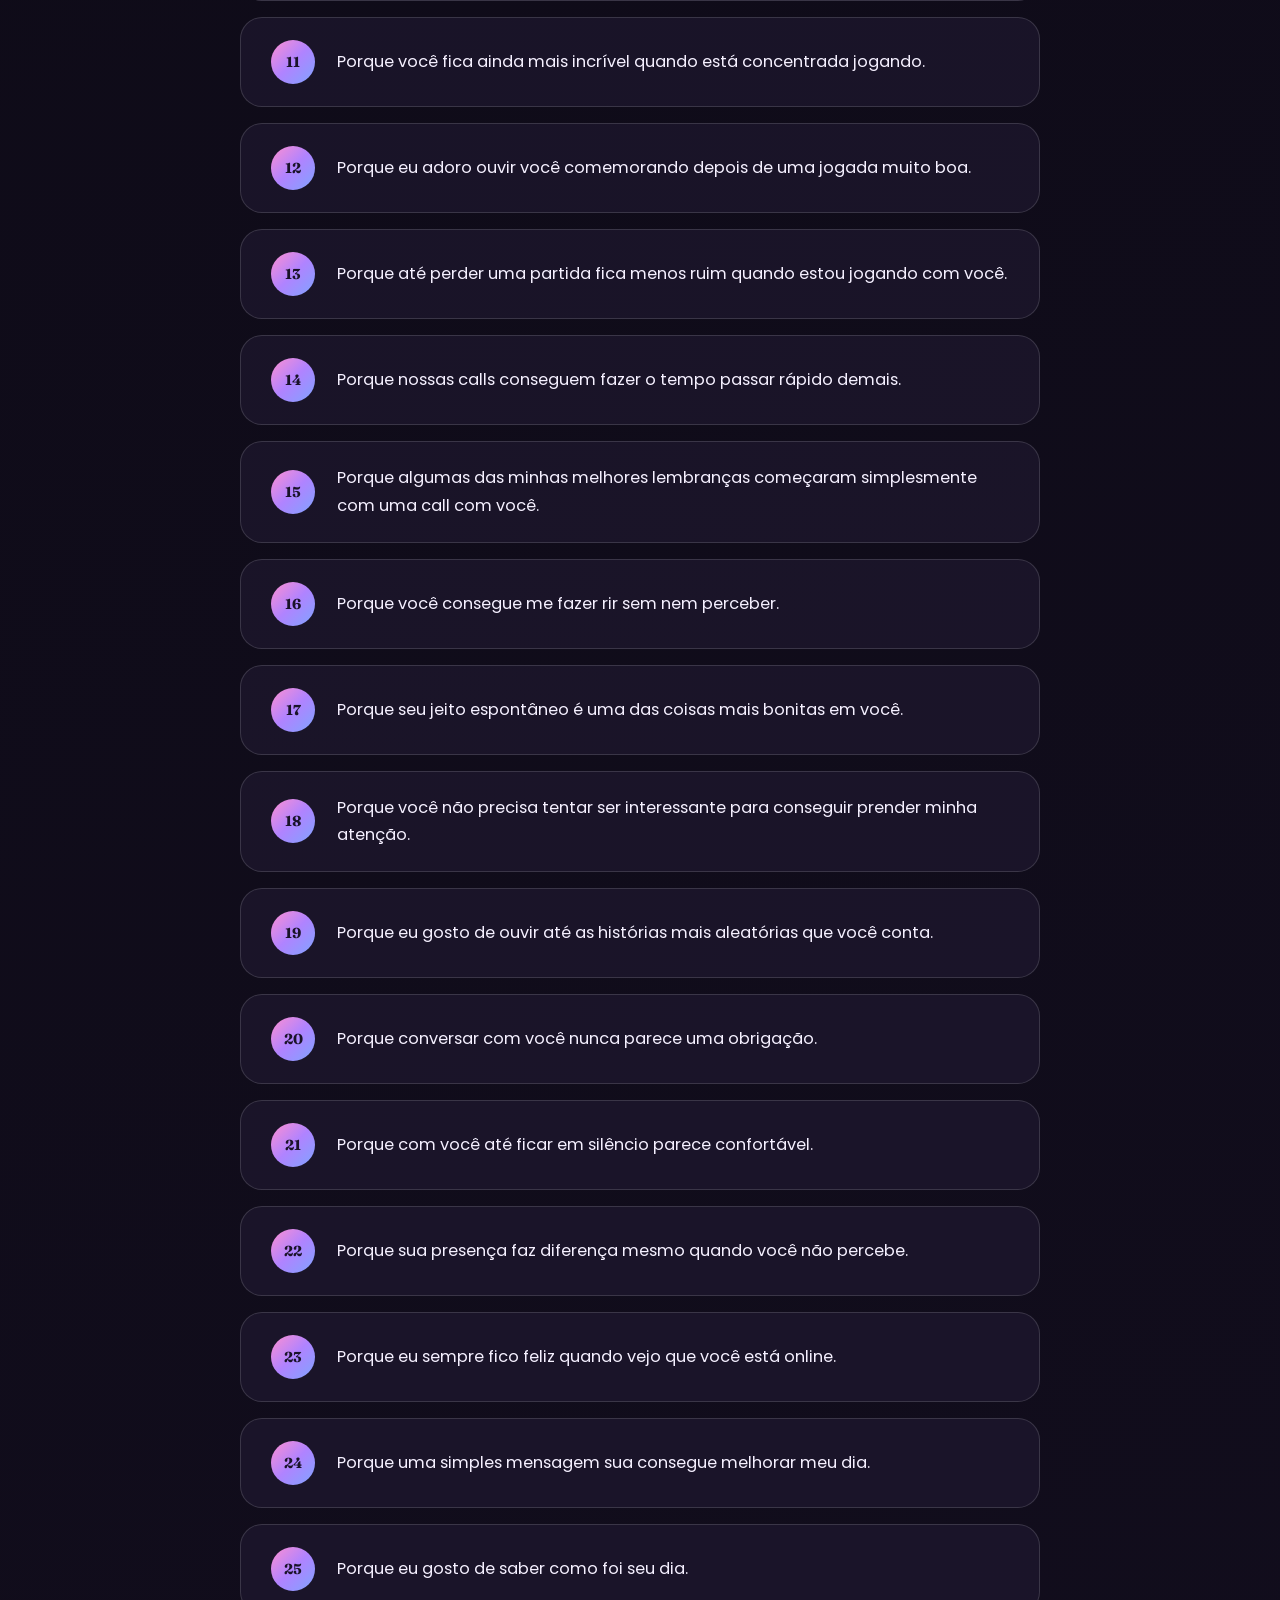
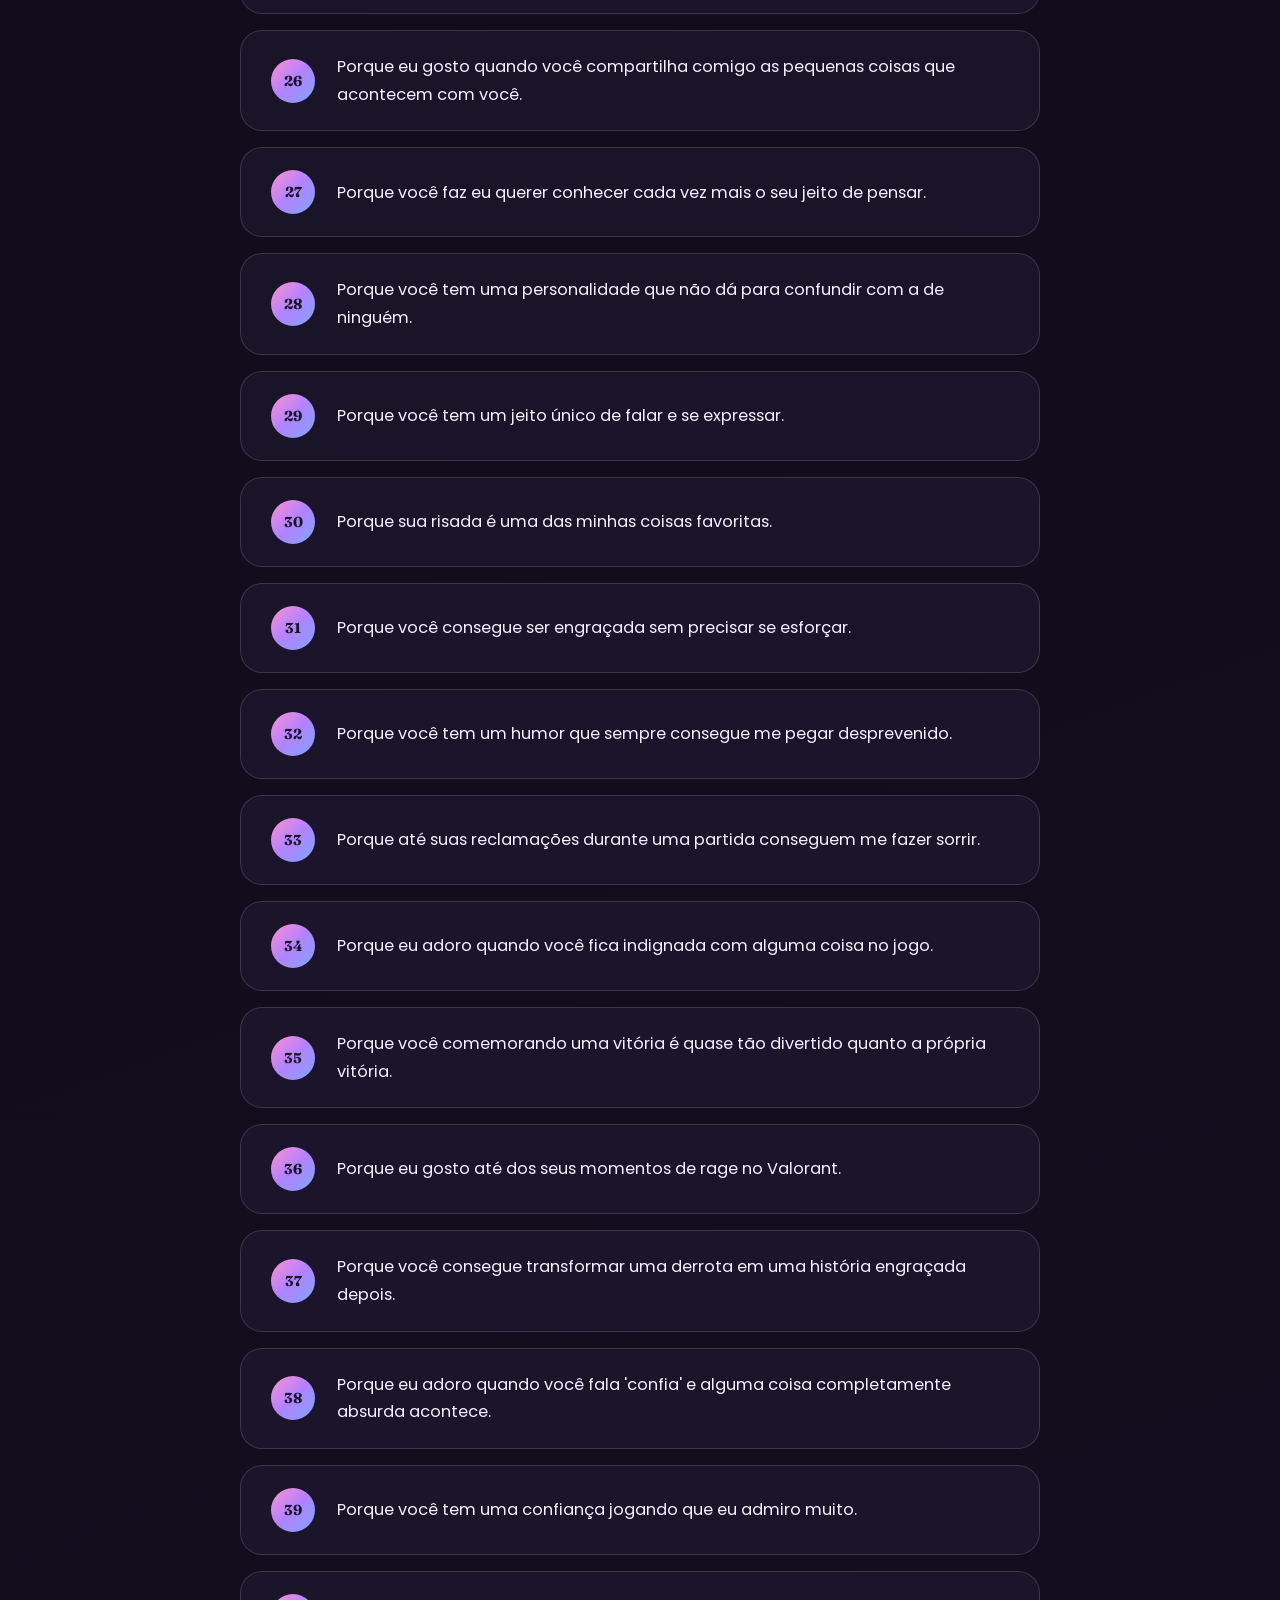
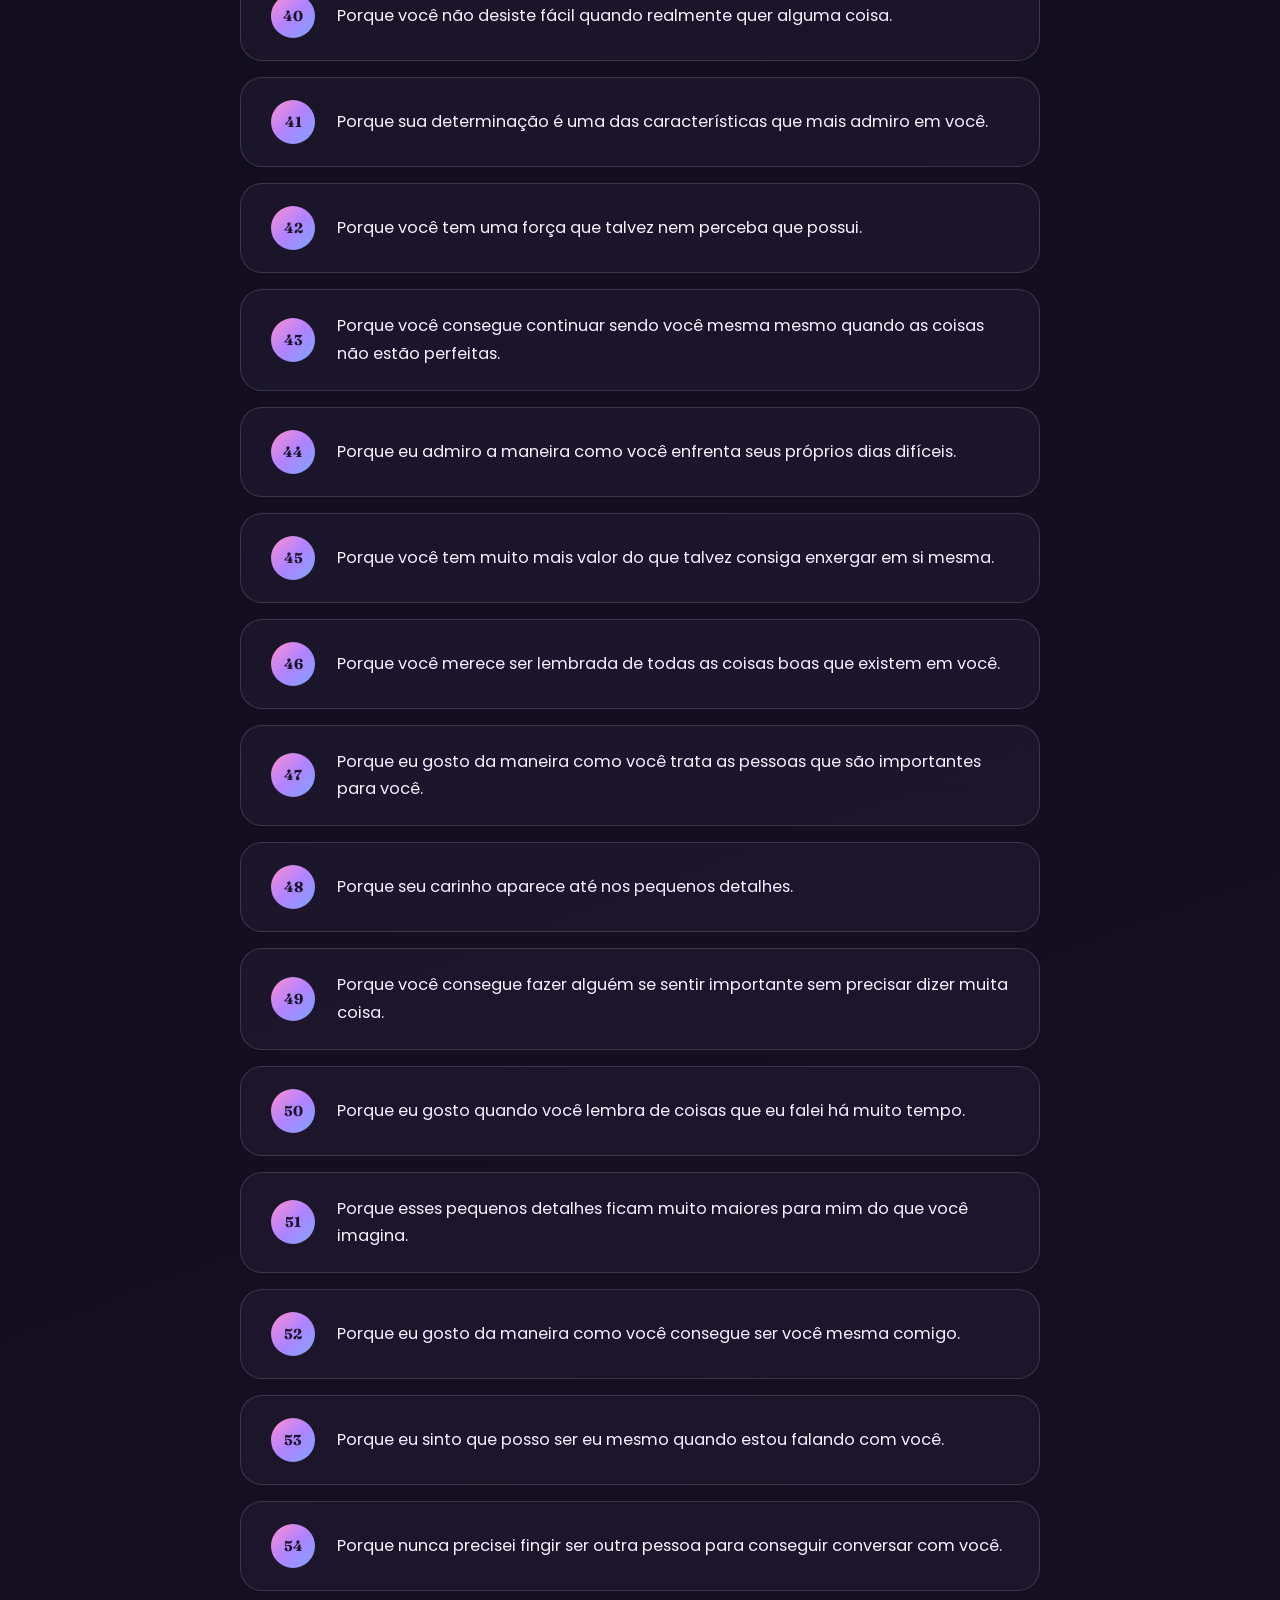
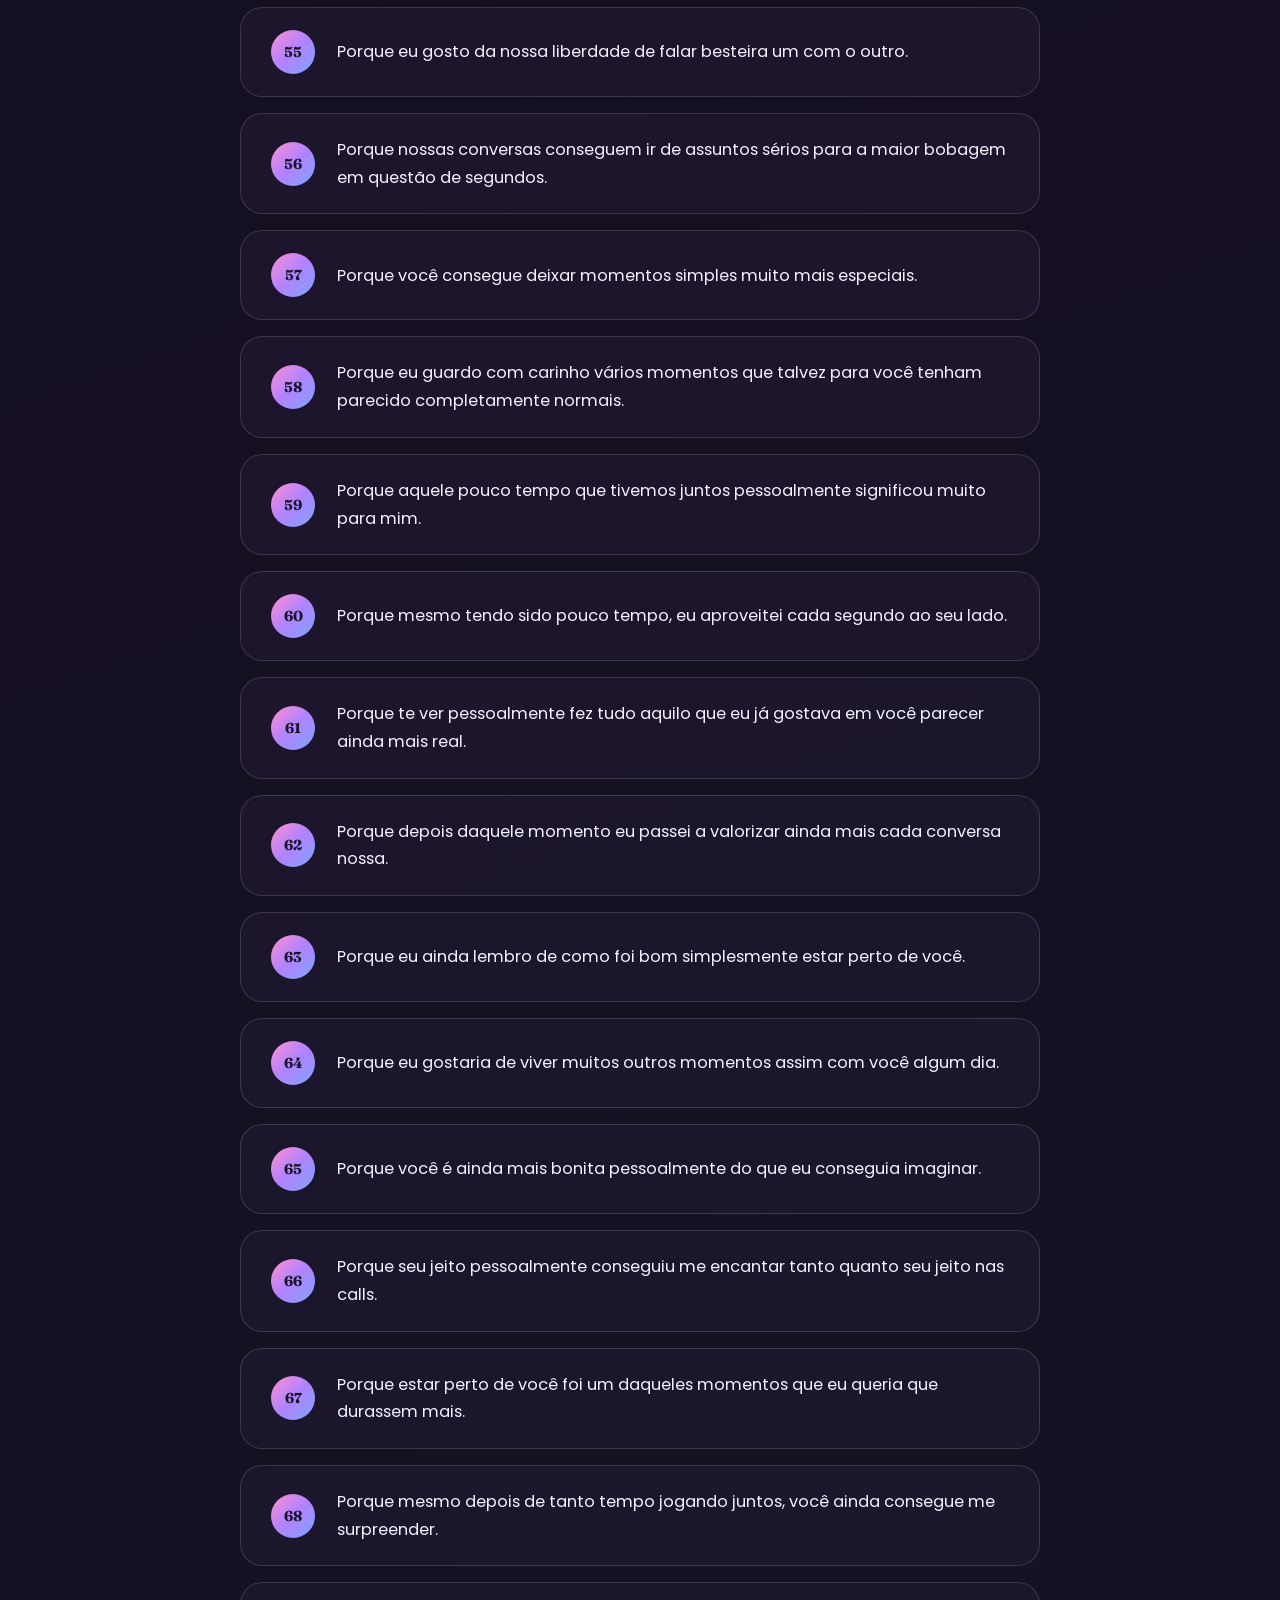
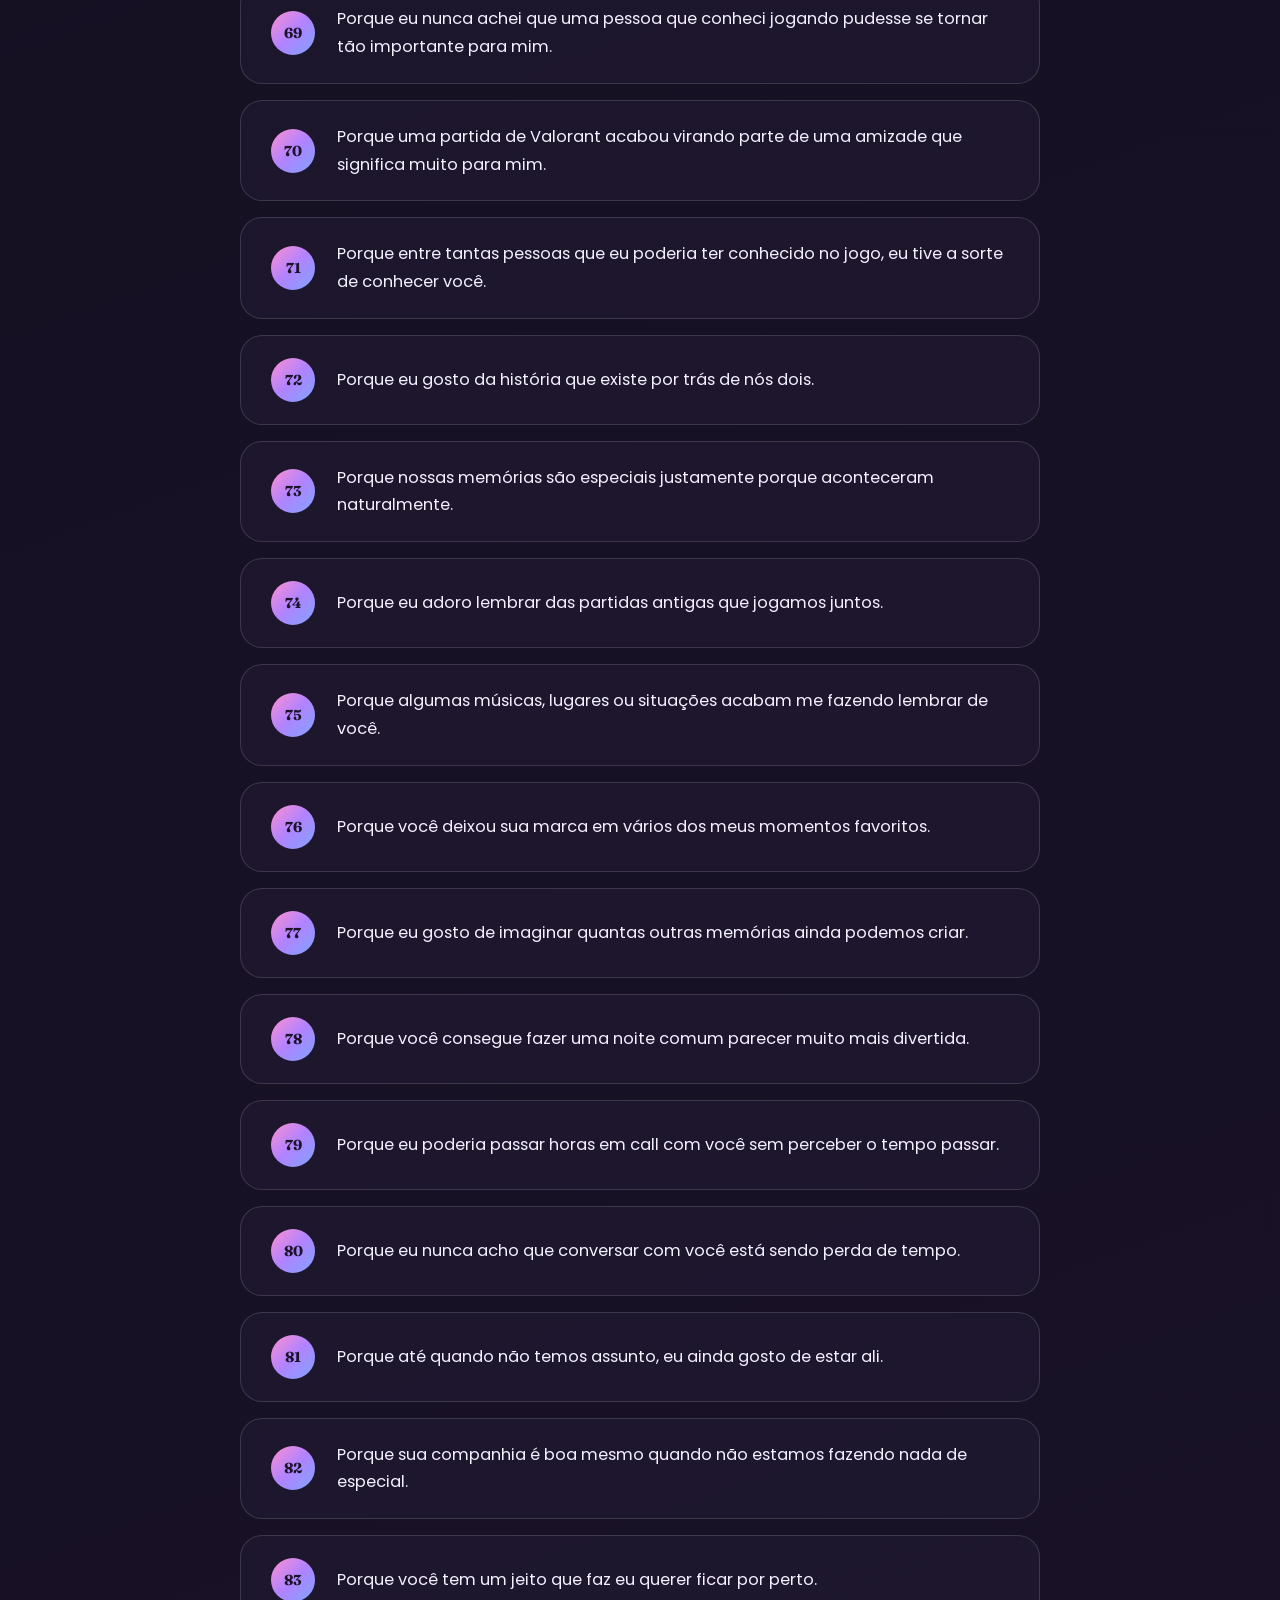
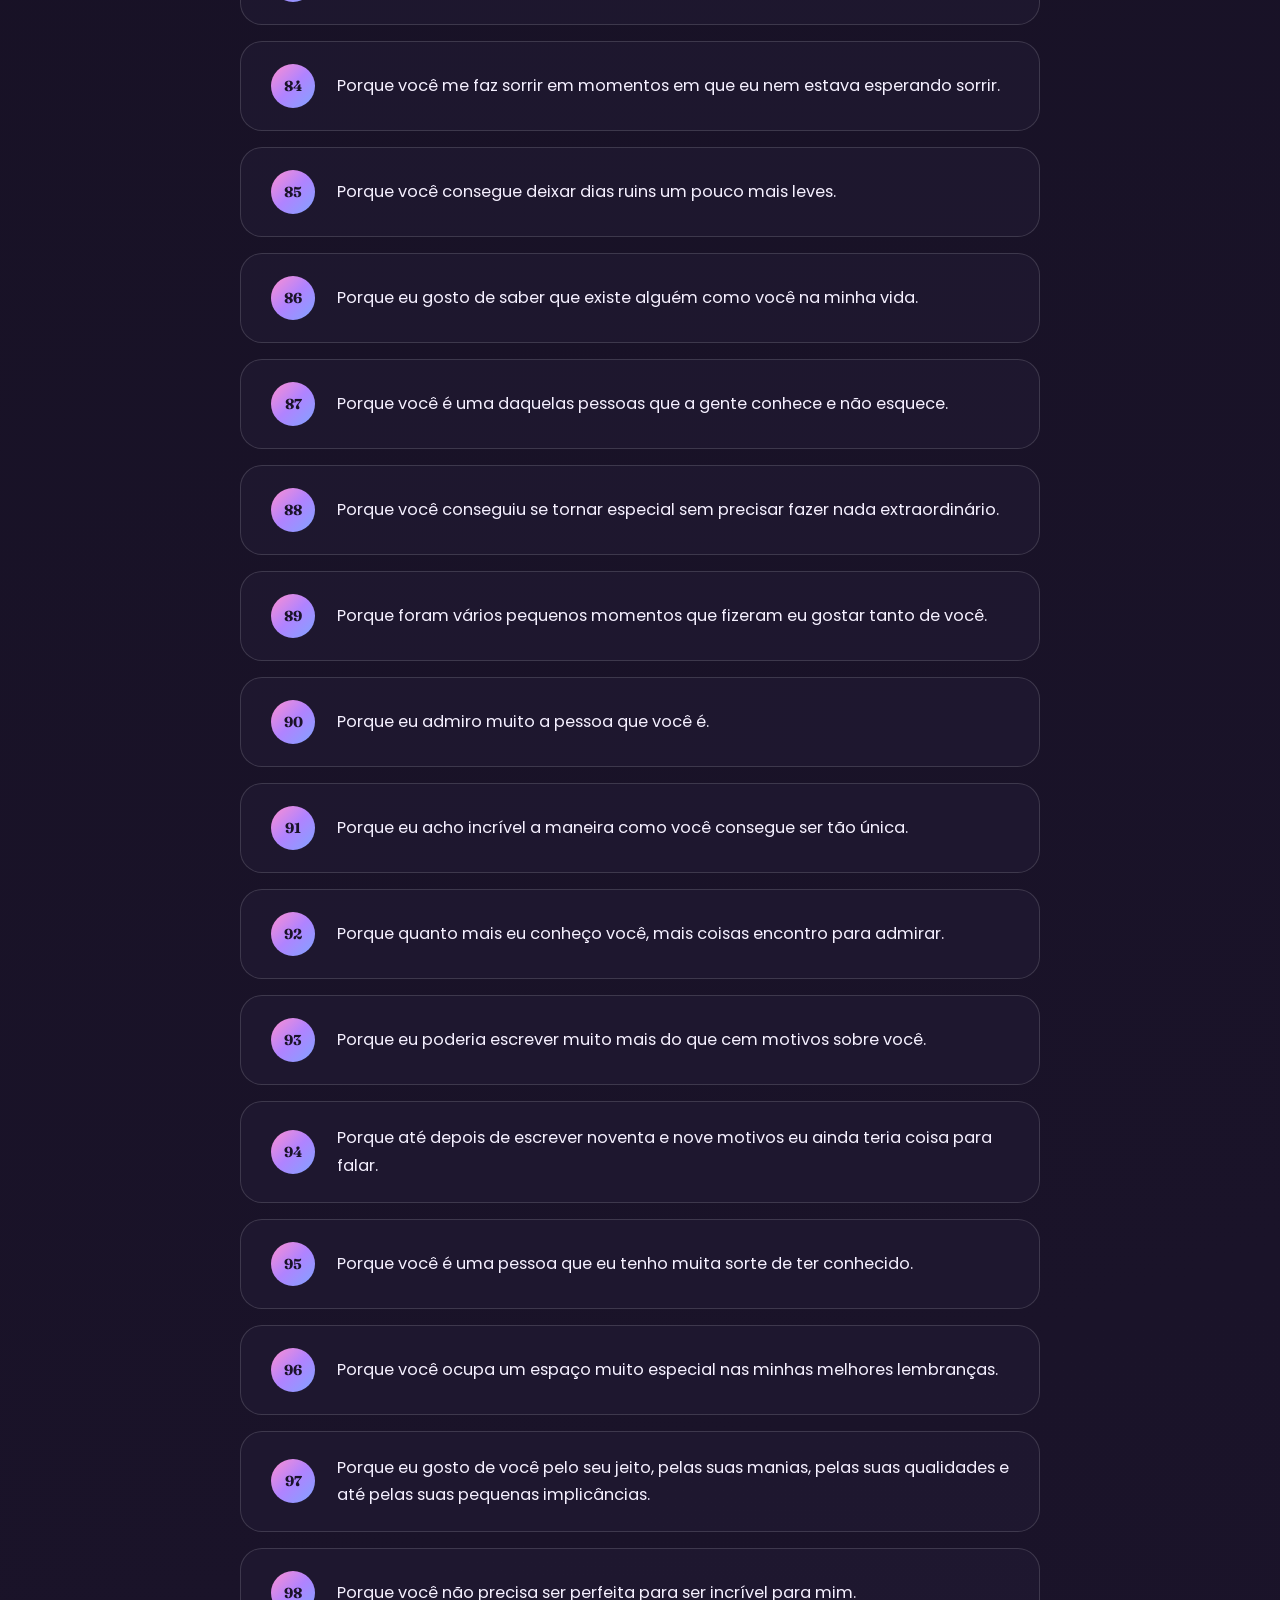
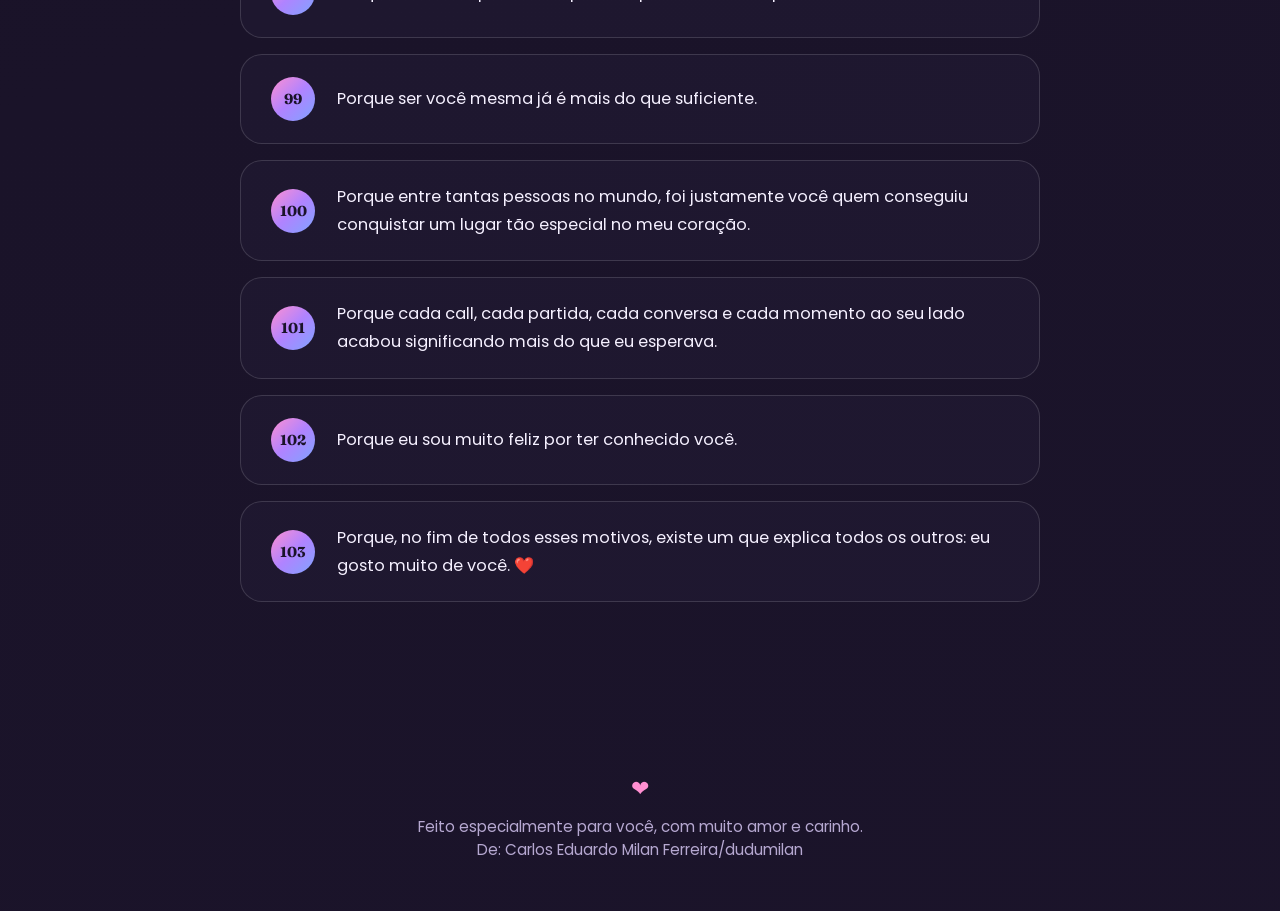
<file: motivos.html>
<!DOCTYPE html>
<html lang="pt-BR">

<head>
    <meta charset="UTF-8">
    <meta name="viewport" content="width=device-width, initial-scale=1.0">

    <title>100 motivos</title>

    <link rel="stylesheet" href="style.css">

    <link rel="preconnect" href="https://fonts.googleapis.com">
    <link href="https://fonts.googleapis.com/css2?family=Poppins:wght@300;400;500;600;700&family=Fraunces:ital,wght@0,500;0,600;0,700;1,500&display=swap"
        rel="stylesheet">

    <link rel="stylesheet"
        href="https://cdnjs.cloudflare.com/ajax/libs/font-awesome/6.7.1/css/all.min.css">
</head>

<body>

    <canvas id="stars"></canvas>
    <div id="backgroundDecor" class="background-decor"></div>

    <audio id="music" loop preload="none">
        <source src="music.mp3" type="audio/mp3">
    </audio>

    <div class="site-nav">
        <button id="navToggle" class="nav-toggle" aria-label="Abrir menu">☰</button>
        <div class="nav-menu" id="navMenu">
            <a href="index.html">Início</a>
            <a href="motivos.html">100 Motivos</a>
            <a href="galeria.html">Galeria</a>
            <a href="aniversario.html">Aniversário</a>
        </div>
    </div>

    <div class="music-controls">
        <i class="fa-solid fa-volume-high"></i>
        <input type="range" id="volume" min="0" max="100" value="50">
    </div>

    <header class="header-secundario">

        <h1>100 Motivos</h1>

        <p class="subtitle">
            Eu podia ter parado no 29. Mas todo dia eu acho um motivo novo pra
            te amar, então aqui estão 100 — e olha que ainda cabiam mais.
        </p>

        <button id="playMusic" class="btn">
            <i class="fa-solid fa-play"></i>
            Tocar Música
        </button>

    </header>

    <section class="motivos-full">

        <div class="lista-motivos" id="listaMotivos"></div>

    </section>

    <footer>

        Feito especialmente para você, com muito amor e carinho.
        <br>
        De: Carlos Eduardo Milan Ferreira/dudumilan

    </footer>

    <script src="common.js"></script>
    <script src="motivos.js"></script>

</body>

</html>
</file>
<file: style.css>
:root{
    --noite:#120e1c;
    --ameixa:#241c36;
    --rosa:#ff8fd1;
    --rosa-vivo:#ff4f93;
    --violeta:#b083ff;
    --azul:#7fa4ff;
    --branco-lua:#f5f0ff;
    --lilas:#b6a8d1;

    --gradiente-aurora:linear-gradient(135deg,var(--rosa),var(--violeta),var(--azul));
    --vidro-bg:rgba(255,255,255,.05);
    --vidro-borda:rgba(255,255,255,.14);
    --sombra-suave:0 25px 60px rgba(0,0,0,.35);
    --sombra-brilho:0 20px 45px rgba(176,131,255,.25);

    --fonte-corpo:'Poppins',sans-serif;
    --fonte-titulo:'Fraunces',serif;
}

*{
    margin:0;
    padding:0;
    box-sizing:border-box;
}

html{
    scroll-behavior:smooth;
}

body{
    font-family:var(--fonte-corpo);
    background:linear-gradient(160deg,#0d0a16,#1a1329 45%,#241c36 100%);
    background-size:200% 200%;
    animation:ceuNoturno 25s ease infinite;
    color:var(--branco-lua);
    overflow-x:hidden;
    position:relative;
}

@keyframes ceuNoturno{
    0%{background-position:0% 0%;}
    50%{background-position:100% 100%;}
    100%{background-position:0% 0%;}
}

#stars{
    position:fixed;
    inset:0;
    width:100%;
    height:100%;
    z-index:-2;
}

body::before{
    content:"";
    position:fixed;
    inset:0;
    background:
        radial-gradient(circle at top left,rgba(176,131,255,.18),transparent 40%),
        radial-gradient(circle at bottom right,rgba(255,143,209,.14),transparent 45%);
    z-index:-1;
}

section{
    width:100%;
    padding:120px 20px;
    position:relative;
}

img{
    display:block;
    max-width:100%;
    user-select:none;
    -webkit-user-drag:none;
}

button{
    font-family:var(--fonte-corpo);
}

h1,h2,h3{
    font-family:var(--fonte-titulo);
    font-weight:600;
}

.foto5 {
    object-fit: cover;
    object-position: 90% 40%;
}

.btn{
    padding:18px 44px;
    border:none;
    border-radius:60px;
    background:var(--gradiente-aurora);
    background-size:200% 200%;
    color:#1a1329;
    font-size:1rem;
    font-weight:600;
    cursor:pointer;
    transition:.35s;
    box-shadow:0 18px 35px rgba(176,131,255,.3);
}

.btn:hover{
    transform:translateY(-6px) scale(1.04);
    background-position:100% 0%;
    box-shadow:0 26px 45px rgba(176,131,255,.4);
}

button:active{
    transform:scale(.96);
}


.site-nav{
    position:fixed;
    top:22px;
    right:22px;
    z-index:600;
}

.nav-toggle{
    width:52px;
    height:52px;
    border-radius:50%;
    border:1px solid var(--vidro-borda);
    background:var(--vidro-bg);
    backdrop-filter:blur(16px);
    -webkit-backdrop-filter:blur(16px);
    color:var(--branco-lua);
    font-size:1.3rem;
    cursor:pointer;
    transition:.3s;
}

.nav-toggle:hover{
    transform:scale(1.08) rotate(-8deg);
    box-shadow:var(--sombra-brilho);
}

.nav-menu{
    position:absolute;
    top:64px;
    right:0;
    display:flex;
    flex-direction:column;
    gap:10px;
    opacity:0;
    pointer-events:none;
    transform:translateY(-12px);
    transition:.3s;
}

.nav-menu.open{
    opacity:1;
    pointer-events:auto;
    transform:translateY(0);
}

.nav-menu a{
    white-space:nowrap;
    padding:12px 22px;
    border-radius:40px;
    background:var(--ameixa);
    border:1px solid var(--vidro-borda);
    backdrop-filter:blur(16px);
    -webkit-backdrop-filter:blur(16px);
    color:var(--branco-lua);
    text-decoration:none;
    font-size:.9rem;
    font-weight:500;
    text-align:right;
    transition:.25s;
    display:block;
}

.nav-menu a:hover{
    transform:translateX(-4px);
    background:var(--gradiente-aurora);
    color:#1a1329;
}

.nav-menu a.active{
    background:var(--gradiente-aurora);
    color:#1a1329;
}

.memory-badge{
    display:inline-block;
    margin-top:28px;
    padding:12px 26px;
    border-radius:40px;
    background:var(--vidro-bg);
    border:1px solid var(--vidro-borda);
    color:var(--lilas);
    font-size:.9rem;
    backdrop-filter:blur(12px);
    -webkit-backdrop-filter:blur(12px);
}


header{
    min-height:100vh;
    display:flex;
    flex-direction:column;
    justify-content:center;
    align-items:center;
    text-align:center;
    padding:40px;
}

header h1{
    font-size:4.4rem;
    background:var(--gradiente-aurora);
    -webkit-background-clip:text;
    background-clip:text;
    color:transparent;
}

header h2{
    margin-top:16px;
    font-size:1.25rem;
    font-weight:500;
    font-family:var(--fonte-corpo);
    color:var(--lilas);
}

.subtitle{
    margin-top:25px;
    max-width:700px;
    font-size:1.15rem;
    color:var(--lilas);
    line-height:1.8;
}

#playMusic{
    margin-top:45px;
}


.hero{
    display:flex;
    justify-content:center;
    align-items:center;
}

.glass{
    width:90%;
    max-width:950px;
    padding:70px;
    background:var(--vidro-bg);
    backdrop-filter:blur(22px);
    -webkit-backdrop-filter:blur(22px);
    border:1px solid var(--vidro-borda);
    border-radius:35px;
    text-align:center;
    box-shadow:var(--sombra-suave);
    transition:.4s;
}

.glass:hover{
    transform:translateY(-8px);
}

.glass h2{
    font-size:2.6rem;
    background:var(--gradiente-aurora);
    -webkit-background-clip:text;
    background-clip:text;
    color:transparent;
    margin-bottom:30px;
}

.glass p{
    font-size:1.1rem;
    line-height:2;
    color:var(--lilas);
}


.about h2{
    text-align:center;
    font-size:2.7rem;
    margin-bottom:70px;
    background:var(--gradiente-aurora);
    -webkit-background-clip:text;
    background-clip:text;
    color:transparent;
}

.cards{
    width:90%;
    max-width:1200px;
    margin:auto;
    display:grid;
    grid-template-columns:repeat(auto-fit,minmax(280px,1fr));
    gap:35px;
}

.card{
    background:var(--vidro-bg);
    backdrop-filter:blur(18px);
    -webkit-backdrop-filter:blur(18px);
    border:1px solid var(--vidro-borda);
    border-radius:28px;
    padding:45px 35px;
    text-align:center;
    transition:.4s;
    box-shadow:0 20px 40px rgba(0,0,0,.25);
}

.card:hover{
    transform:translateY(-12px) scale(1.03);
    box-shadow:var(--sombra-brilho);
}

.card i{
    font-size:3.2rem;
    background:var(--gradiente-aurora);
    -webkit-background-clip:text;
    background-clip:text;
    color:transparent;
    margin-bottom:25px;
    display:inline-block;
}

.card h3{
    font-size:1.5rem;
    margin-bottom:18px;
    color:var(--rosa);
}

.card p{
    line-height:1.9;
    color:var(--lilas);
}


.gallerySection h2{
    text-align:center;
    font-size:2.7rem;
    margin-bottom:15px;
    background:var(--gradiente-aurora);
    -webkit-background-clip:text;
    background-clip:text;
    color:transparent;
}

.galleryText{
    text-align:center;
    color:var(--lilas);
    margin-bottom:55px;
    font-size:1.05rem;
}

.gallery{
    width:90%;
    max-width:1350px;
    margin:auto;
    display:grid;
    grid-template-columns:repeat(auto-fit,minmax(300px,1fr));
    gap:30px;
}

.gallery img{
    width:100%;
    height:420px;
    object-fit:cover;
    border-radius:25px;
    cursor:pointer;
    transition:.45s;
    box-shadow:0 20px 45px rgba(0,0,0,.3);
}

.gallery img:hover{
    transform:translateY(-8px) scale(1.03);
    filter:brightness(1.05);
    box-shadow:var(--sombra-brilho);
}


.motivos{
    text-align:center;
}

.motivos h2{
    font-size:2.7rem;
    margin-bottom:15px;
    background:var(--gradiente-aurora);
    -webkit-background-clip:text;
    background-clip:text;
    color:transparent;
}

.motivos p{
    color:var(--lilas);
    font-size:1.05rem;
    margin-bottom:35px;
}

#motivo{
    margin:45px auto 0;
    width:90%;
    max-width:850px;
    background:var(--vidro-bg);
    backdrop-filter:blur(20px);
    -webkit-backdrop-filter:blur(20px);
    border:1px solid var(--vidro-borda);
    border-radius:30px;
    padding:40px;
    font-size:1.1rem;
    line-height:2;
    color:var(--branco-lua);
    box-shadow:0 20px 40px rgba(0,0,0,.25);
    transition:.4s;
}

#motivo:hover{
    transform:translateY(-8px);
}


.letter{
    display:flex;
    justify-content:center;
    align-items:center;
}

.envelope{
    width:90%;
    max-width:950px;
    background:var(--vidro-bg);
    backdrop-filter:blur(22px);
    -webkit-backdrop-filter:blur(22px);
    border-radius:35px;
    border:1px solid var(--vidro-borda);
    padding:65px;
    box-shadow:var(--sombra-suave);
    transition:.4s;
}

.envelope:hover{
    transform:translateY(-8px);
}

.envelope h2{
    text-align:center;
    font-size:2.5rem;
    margin-bottom:35px;
    background:var(--gradiente-aurora);
    -webkit-background-clip:text;
    background-clip:text;
    color:transparent;
}

.envelope p{
    line-height:2.1;
    color:var(--lilas);
    font-size:1.08rem;
    text-align:center;
}


.giftSection{
    text-align:center;
}

.giftSection h2{
    font-size:2.7rem;
    margin-bottom:40px;
    background:var(--gradiente-aurora);
    -webkit-background-clip:text;
    background-clip:text;
    color:transparent;
}

#giftMessage{
    display:none;
    width:90%;
    max-width:850px;
    margin:45px auto 0;
    background:var(--vidro-bg);
    backdrop-filter:blur(20px);
    -webkit-backdrop-filter:blur(20px);
    border:1px solid var(--vidro-borda);
    border-radius:30px;
    padding:40px;
    line-height:2;
    color:var(--branco-lua);
    font-size:1.08rem;
    box-shadow:0 20px 40px rgba(0,0,0,.25);
}


.countdown{
    text-align:center;
}

.countdown h2{
    font-size:2.7rem;
    margin-bottom:45px;
    background:var(--gradiente-aurora);
    -webkit-background-clip:text;
    background-clip:text;
    color:transparent;
}

.timers{
    display:flex;
    justify-content:center;
    gap:40px;
    flex-wrap:wrap;
}

.timer-card{
    width:500px;
    max-width:95%;
    background:var(--vidro-bg);
    backdrop-filter:blur(20px);
    -webkit-backdrop-filter:blur(20px);
    border-radius:30px;
    padding:35px;
    border:1px solid var(--vidro-borda);
    box-shadow:0 20px 40px rgba(0,0,0,.25);
}

.timer-card h3{
    text-align:center;
    color:var(--rosa);
    margin-bottom:25px;
}

.timer-display{
    display:flex;
    justify-content:center;
    align-items:center;
    gap:18px;
    flex-wrap:wrap;
}

.timer-display div{
    width:120px;
    height:120px;
    background:rgba(255,255,255,.06);
    backdrop-filter:blur(10px);
    -webkit-backdrop-filter:blur(10px);
    border-radius:26px;
    border:1px solid var(--vidro-borda);
    display:flex;
    flex-direction:column;
    justify-content:center;
    align-items:center;
}

.timer-display span{
    font-size:2rem;
    font-weight:700;
    font-family:var(--fonte-titulo);
    background:var(--gradiente-aurora);
    -webkit-background-clip:text;
    background-clip:text;
    color:transparent;
}

.timer-display small{
    margin-top:8px;
    color:var(--lilas);
    font-size:.9rem;
}

.timer-display h3{
    color:var(--rosa);
}


.final{
    text-align:center;
    padding-bottom:180px;
}

.final h2{
    font-size:2.8rem;
    margin-bottom:15px;
}

.final h1{
    font-size:3.6rem;
    margin-bottom:35px;
    background:var(--gradiente-aurora);
    -webkit-background-clip:text;
    background-clip:text;
    color:transparent;
}

.final p{
    width:90%;
    max-width:850px;
    margin:auto;
    font-size:1.1rem;
    line-height:2;
    color:var(--lilas);
}


footer{
    padding:50px 20px;
    text-align:center;
    color:var(--lilas);
    font-size:.95rem;
}

footer::before{
    content:"❤";
    display:block;
    font-size:22px;
    color:var(--rosa);
    margin-bottom:10px;
}


.future-gallery{
    padding:120px 20px;
    text-align:center;
}

.future-gallery h2{
    font-size:2.6rem;
    background:var(--gradiente-aurora);
    -webkit-background-clip:text;
    background-clip:text;
    color:transparent;
}

.future-text{
    margin:15px 0 50px;
    color:var(--lilas);
}

.polaroid{
    width:min(420px,90%);
    background:#fff;
    padding:18px 18px 45px;
    margin:40px auto;
    border-radius:12px;
    box-shadow:0 25px 50px rgba(0,0,0,.4);
    transform:rotate(-2deg);
    transition:.4s;
}

.polaroid:hover{
    transform:rotate(0deg) scale(1.03);
}

.photo-placeholder{
    width:100%;
    aspect-ratio:1/1.15;
    overflow:hidden;
    border-radius:8px;
    background:#ffe3ef;
    display:flex;
    justify-content:center;
    align-items:center;
}

.photo-placeholder i{
    font-size:70px;
    color:var(--rosa-vivo);
    margin-bottom:20px;
}

.photo-placeholder span{
    font-size:1.3rem;
    color:var(--rosa-vivo);
    font-weight:600;
}

.photo-placeholder img{
    width:100%;
    height:100%;
    object-fit:cover;
    display:block;
}

.caption{
    margin-top:22px;
    text-align:center;
}

.caption h3{
    color:var(--rosa-vivo);
    margin-bottom:10px;
    font-family:var(--fonte-titulo);
}

.caption p{
    color:#666;
    line-height:1.8;
}


#backgroundDecor{
    position:absolute;
    top:0;
    left:0;
    width:100%;
    height:100%;
    pointer-events:none;
    overflow:visible;
    z-index:0;
}

.decor{
    position:absolute;
    user-select:none;
    -webkit-user-drag:none;
    transform-origin:center center;
    animation:balancar ease-in-out infinite;
    filter:
        brightness(0)
        invert(1)
        drop-shadow(0 0 9px rgba(255,143,209,.55));
}

@keyframes balancar{
    0%{transform:translateY(0) rotate(-18deg) scale(1);}
    25%{transform:translateY(-10px) rotate(-8deg) scale(1.03);}
    50%{transform:translateY(-18px) rotate(18deg) scale(1.05);}
    75%{transform:translateY(-10px) rotate(8deg) scale(1.03);}
    100%{transform:translateY(0) rotate(-18deg) scale(1);}
}


.fade{
    opacity:0;
    transform:translateY(80px);
    transition:1s ease;
}

.fade.show{
    opacity:1;
    transform:translateY(0);
}

.hidden{display:none;}
.visible{display:block;}

.lightbox{
    position:fixed;
    inset:0;
    background:rgba(0,0,0,.9);
    display:flex;
    justify-content:center;
    align-items:center;
    opacity:0;
    visibility:hidden;
    transition:.35s;
    z-index:9999;
}

.lightbox.active{
    opacity:1;
    visibility:visible;
}

.lightbox img{
    max-width:90%;
    max-height:90%;
    border-radius:20px;
    box-shadow:0 25px 60px rgba(0,0,0,.6);
    animation:zoomIn .35s ease;
}

@keyframes zoomIn{
    from{transform:scale(.8);opacity:0;}
    to{transform:scale(1);opacity:1;}
}

@keyframes floatHeart{
    0%{transform:translateY(0) scale(1);opacity:1;}
    100%{transform:translateY(-120vh) scale(1.8);opacity:0;}
}

.heart{
    position:fixed;
    bottom:-50px;
    color:var(--rosa);
    font-size:24px;
    pointer-events:none;
    animation:floatHeart 6s linear forwards;
    z-index:9998;
}

.sparkle{
    position:fixed;
    width:8px;
    height:8px;
    border-radius:50%;
    background:white;
    box-shadow:0 0 15px #fff;
    animation:sparkle 4s linear infinite;
    pointer-events:none;
    z-index:-1;
}

@keyframes sparkle{
    0%{transform:translateY(0) scale(0);opacity:0;}
    20%{opacity:1;transform:scale(1);}
    100%{transform:translateY(-200px) scale(0);opacity:0;}
}


.music-controls{
    position:fixed;
    top:22px;
    left:22px;
    z-index:500;
    display:flex;
    align-items:center;
    gap:12px;
    padding:10px 18px;
    border-radius:40px;
    background:var(--vidro-bg);
    backdrop-filter:blur(16px);
    -webkit-backdrop-filter:blur(16px);
    border:1px solid var(--vidro-borda);
}

.music-controls i{
    color:var(--rosa);
    font-size:1.1rem;
}

#volume{
    width:120px;
    accent-color:var(--violeta);
    cursor:pointer;
}

@keyframes pulsarVolume{
    0%,100%{transform:scale(1);}
    50%{transform:scale(1.3);}
}

.music-controls.tocando i{
    color:var(--violeta);
    animation:pulsarVolume 1.1s ease-in-out infinite;
}


.header-secundario{
    min-height:auto;
    padding:150px 40px 70px;
}


.frase-dia{
    display:inline-block;
    margin-top:30px;
    padding:14px 30px;
    max-width:600px;
    background:var(--vidro-bg);
    border:1px solid var(--vidro-borda);
    backdrop-filter:blur(14px);
    -webkit-backdrop-filter:blur(14px);
    border-radius:30px;
    color:var(--lilas);
    font-size:.95rem;
    line-height:1.6;
}


.link-secundario{
    display:inline-block;
    margin-top:28px;
    color:var(--lilas);
    text-decoration:underline;
    text-underline-offset:4px;
    font-size:.95rem;
    transition:.25s;
}

.link-secundario:hover{
    color:var(--rosa);
}


.motivos-full{
    padding-top:30px;
}

.lista-motivos{
    width:90%;
    max-width:800px;
    margin:auto;
    display:flex;
    flex-direction:column;
    gap:16px;
}

.motivo-item{
    display:flex;
    align-items:center;
    gap:22px;
    padding:22px 30px;
    background:rgba(36,28,54,.55);
    border:1px solid var(--vidro-borda);
    border-radius:22px;
    opacity:0;
    transform:translateY(30px);
    transition:.6s ease;
}

.motivo-item.show{
    opacity:1;
    transform:translateY(0);
}

.motivo-numero{
    flex-shrink:0;
    width:44px;
    height:44px;
    border-radius:50%;
    background:var(--gradiente-aurora);
    display:flex;
    align-items:center;
    justify-content:center;
    font-family:var(--fonte-titulo);
    font-weight:700;
    color:#1a1329;
    font-size:.9rem;
}

.motivo-item p{
    color:var(--branco-lua);
    line-height:1.7;
    font-size:1.02rem;
}


.contador-fotos{
    margin-top:16px;
    color:var(--lilas);
    font-size:.95rem;
}


.galeria-secao{
    padding-top:20px;
}

.galeria-completa{
    width:92%;
    max-width:1300px;
    margin:auto;
    column-count:3;
    column-gap:24px;
}

.galeria-completa img{
    width:100%;
    margin-bottom:24px;
    border-radius:22px;
    break-inside:avoid;
    cursor:pointer;
    box-shadow:0 20px 45px rgba(0,0,0,.3);
    transition:.4s;
}

.galeria-completa img:hover{
    transform:scale(1.02);
    box-shadow:var(--sombra-brilho);
}


::-webkit-scrollbar{width:10px;}
::-webkit-scrollbar-track{background:var(--noite);}
::-webkit-scrollbar-thumb{background:var(--gradiente-aurora);border-radius:20px;}
::-webkit-scrollbar-thumb:hover{background:var(--violeta);}
::selection{background:var(--violeta);color:var(--branco-lua);}


@media(max-width:900px){

    header h1{font-size:3.3rem;}
    .glass{padding:45px;}
    .glass h2{font-size:2.1rem;}
    .gallery img{height:340px;}
    .envelope{padding:45px;}
    .envelope h2{font-size:2.1rem;}
    .giftSection h2,
    .countdown h2,
    .motivos h2{font-size:2.1rem;}
    .final h1{font-size:2.8rem;}
    .galeria-completa{column-count:2;}
    .header-secundario{padding:130px 30px 50px;}

}

@media(max-width:600px){

    header h1{font-size:2.5rem;}
    .subtitle{font-size:1rem;}
    .glass{padding:35px 25px;}
    .glass h2{font-size:1.7rem;}
    .glass p{font-size:1rem;}
    .about h2,
    .gallerySection h2{font-size:1.9rem;}
    .gallery img{height:280px;}
    .envelope{padding:30px 22px;}
    .envelope h2{font-size:1.7rem;}
    .envelope p{font-size:1rem;}
    .timer-display div{width:92px;height:92px;}
    .timer-display span{font-size:1.5rem;}
    .final h1{font-size:2.2rem;}
    .heart{font-size:18px;}
    .sparkle{width:6px;height:6px;}

    .site-nav{
        top:14px;
        right:14px;
    }

    .nav-toggle{
        width:44px;
        height:44px;
        font-size:1.1rem;
    }

    .nav-menu a{
        padding:10px 18px;
        font-size:.82rem;
    }

    .music-controls{
        top:14px;
        left:14px;
        padding:8px 12px;
    }

    #volume{width:80px;}

    .galeria-completa{column-count:1;}

    .motivo-item{
        padding:18px 20px;
        gap:16px;
    }

    .motivo-item p{font-size:.95rem;}

    .header-secundario{padding:120px 20px 40px;}

}

@media(max-width:900px){
    .lightbox img{max-width:95%;max-height:80%;}
}
</file>
